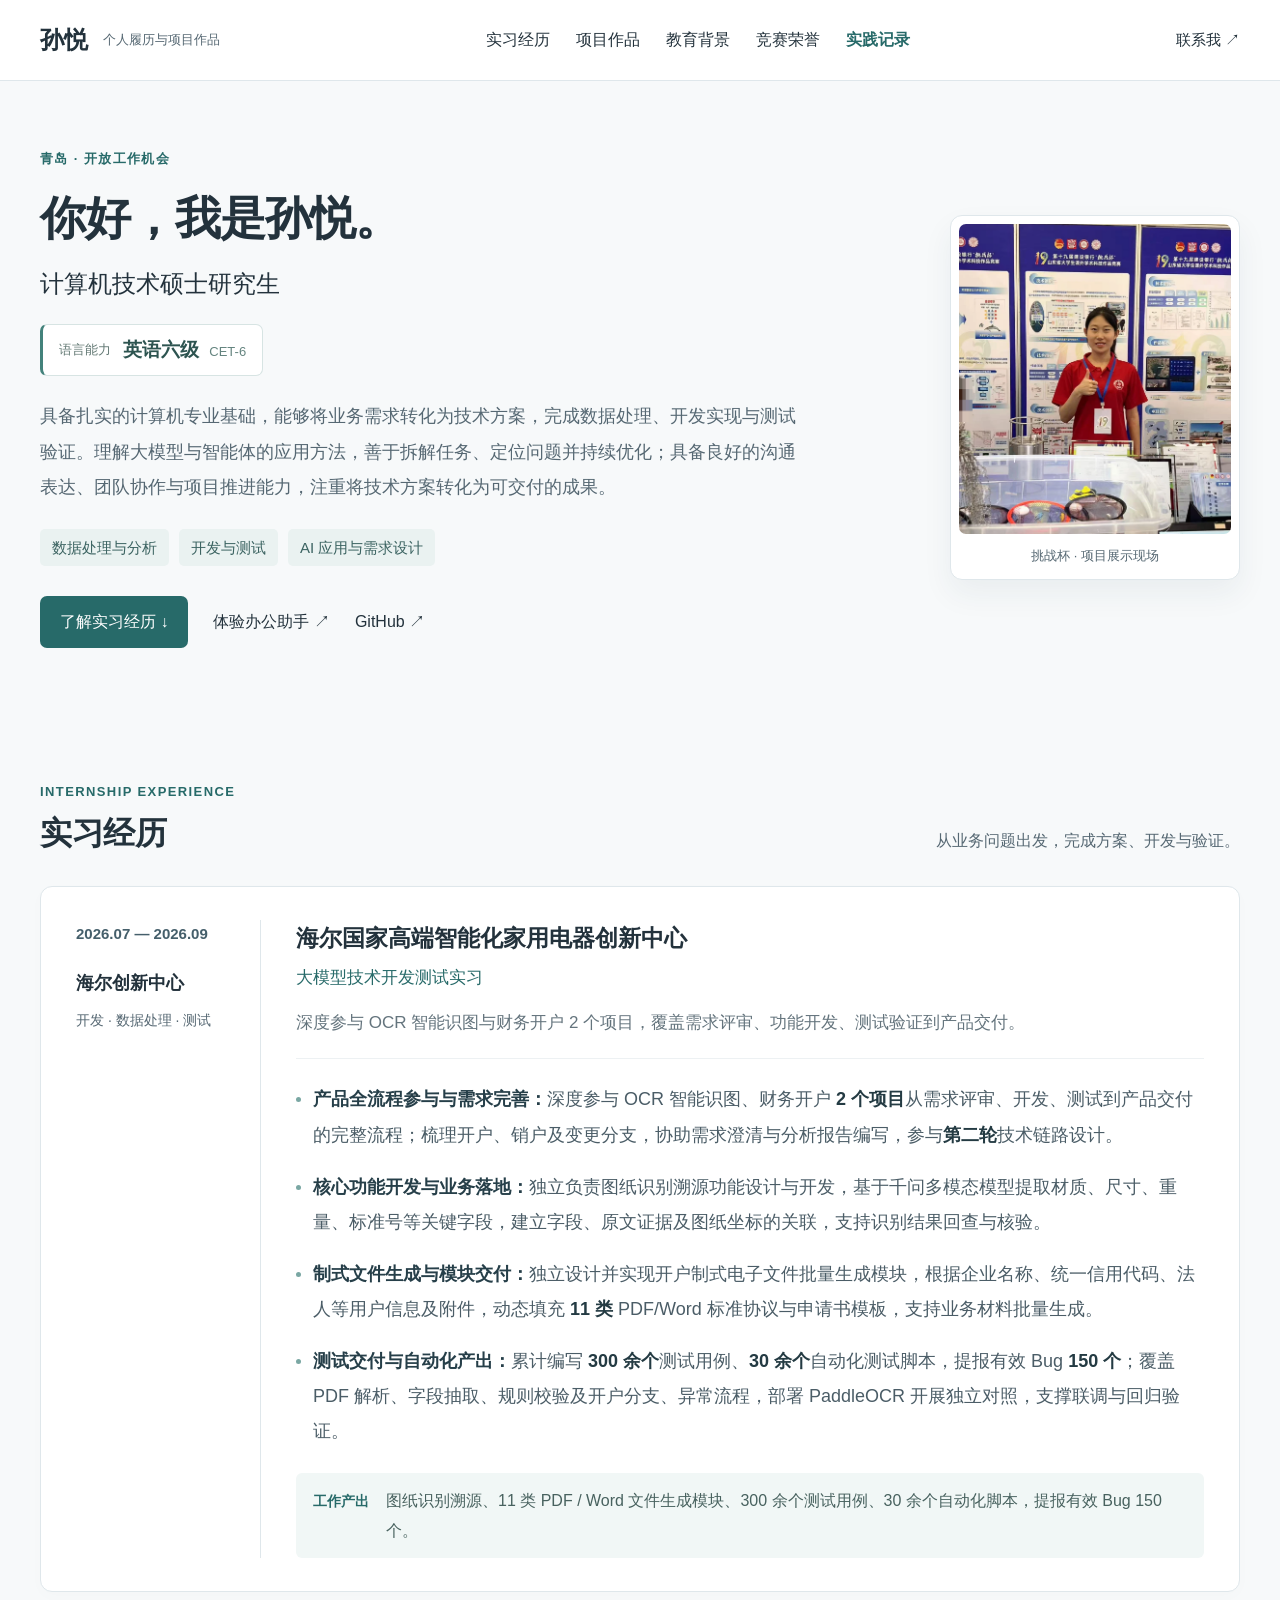
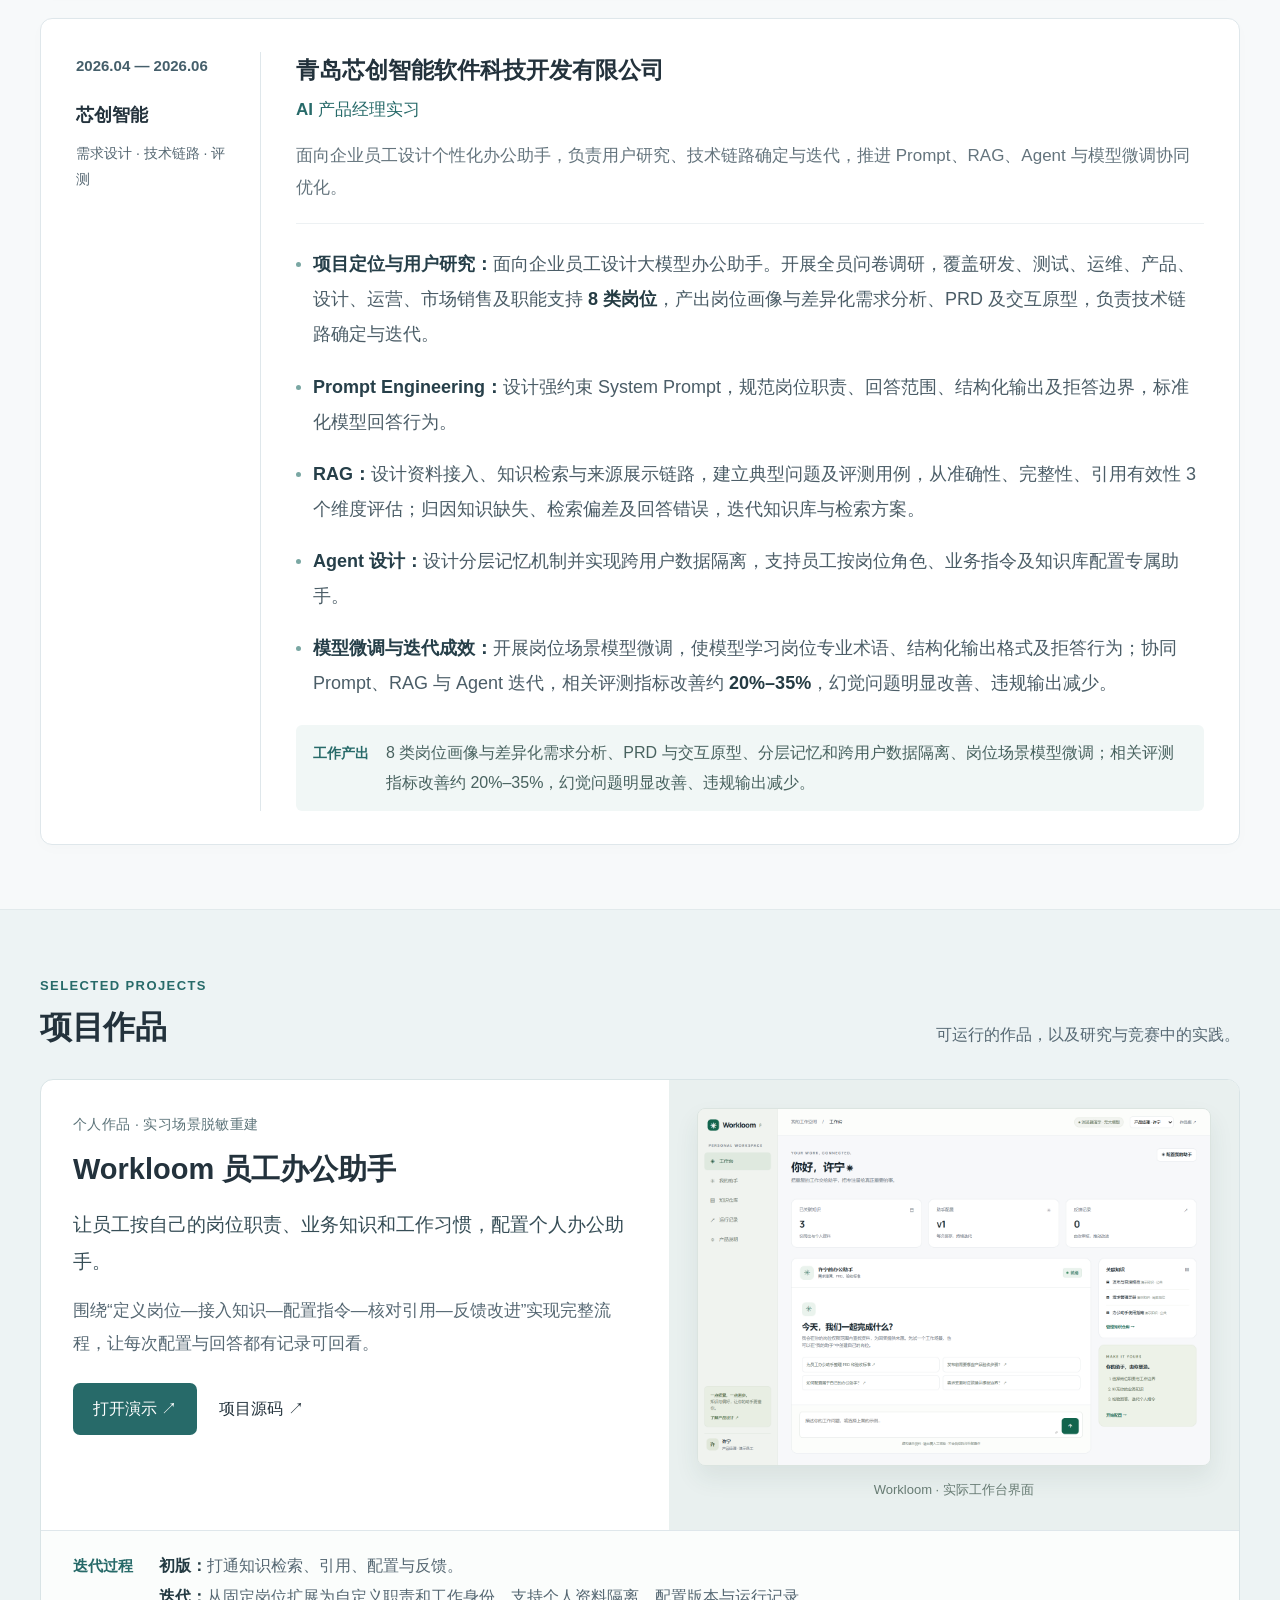
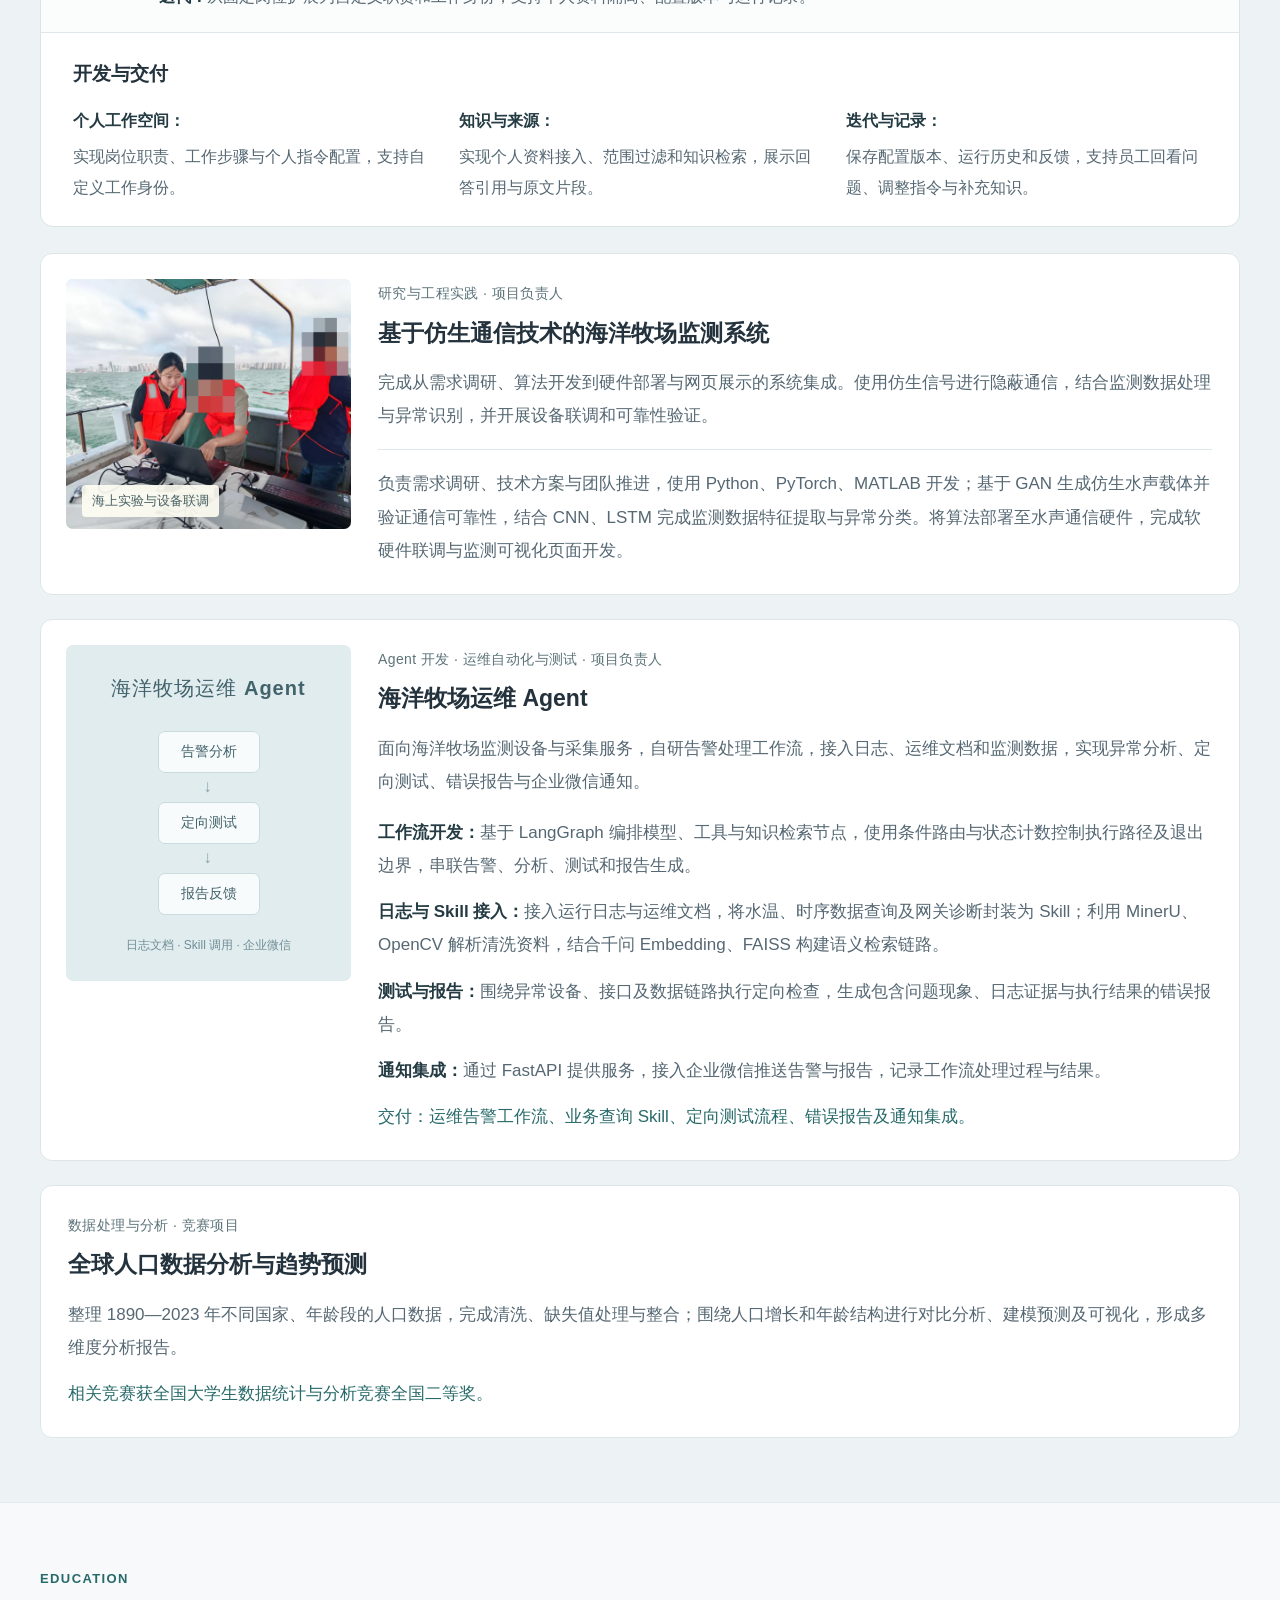
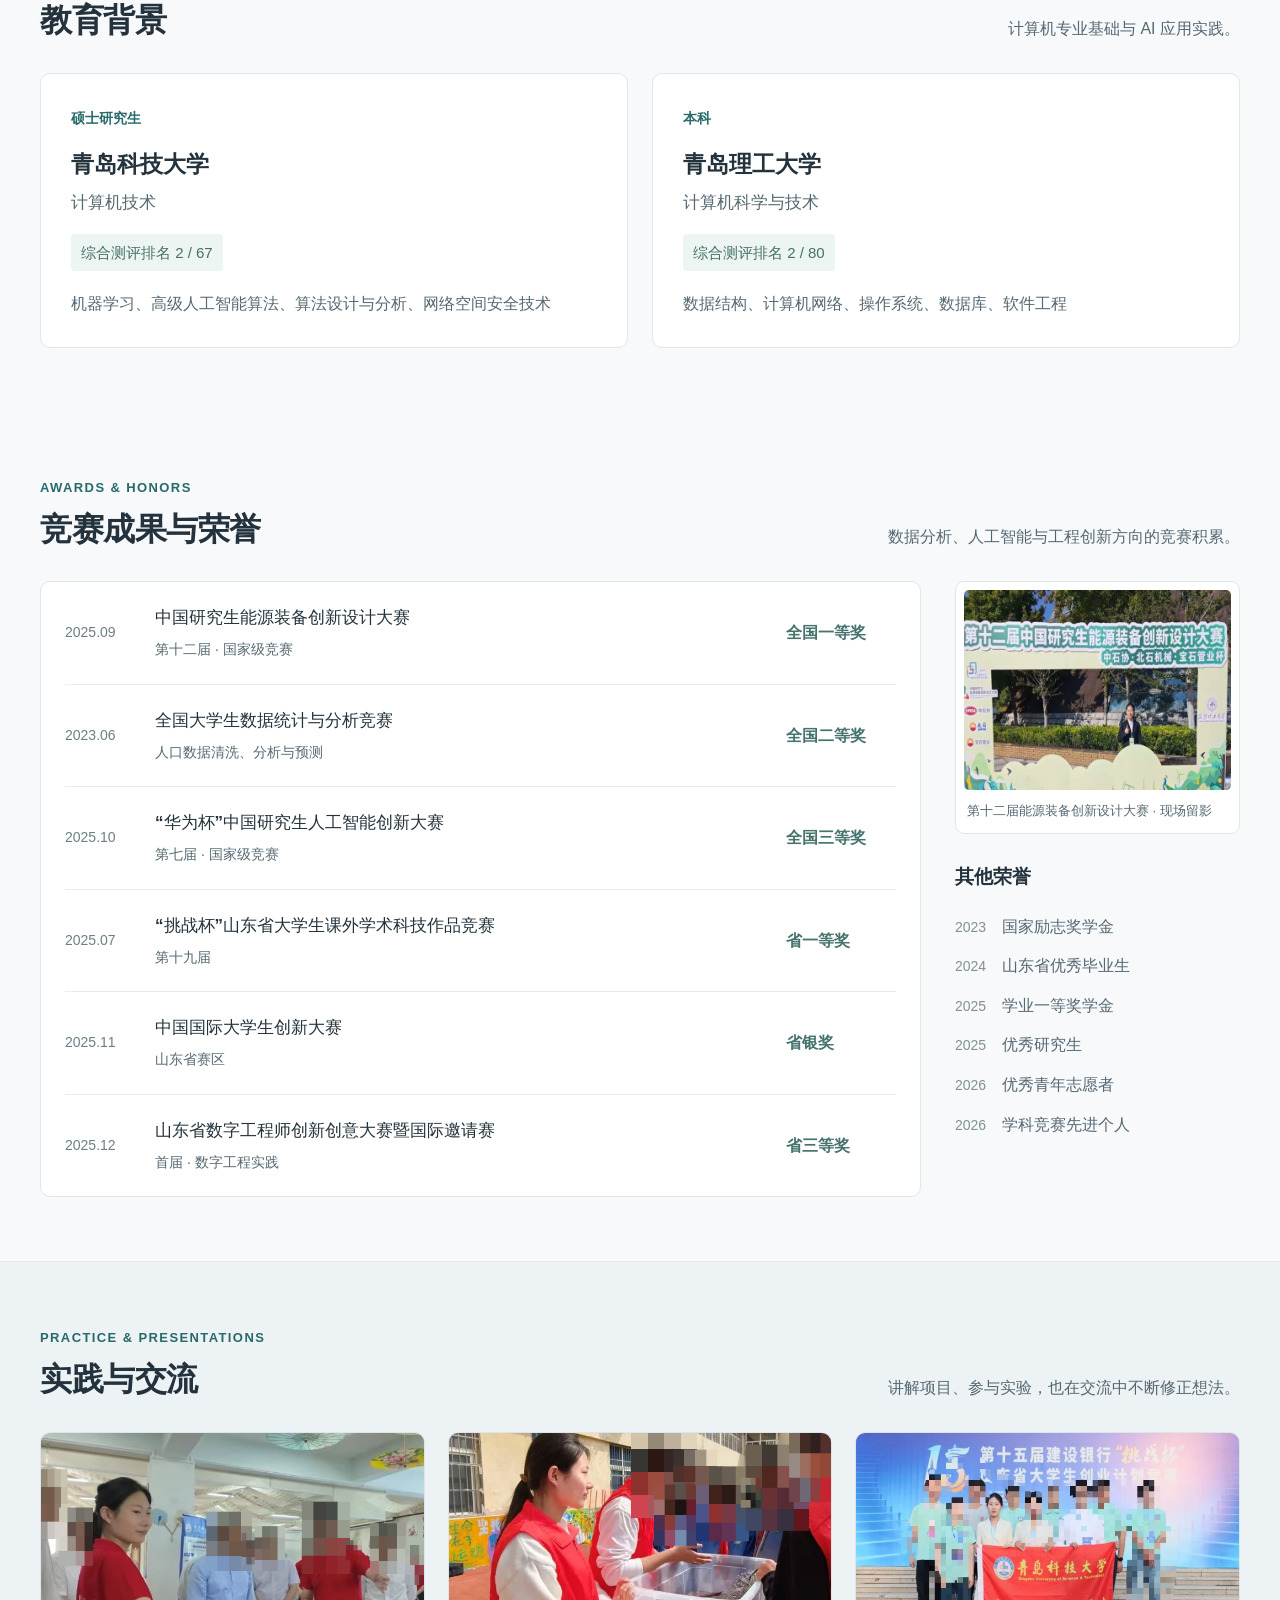
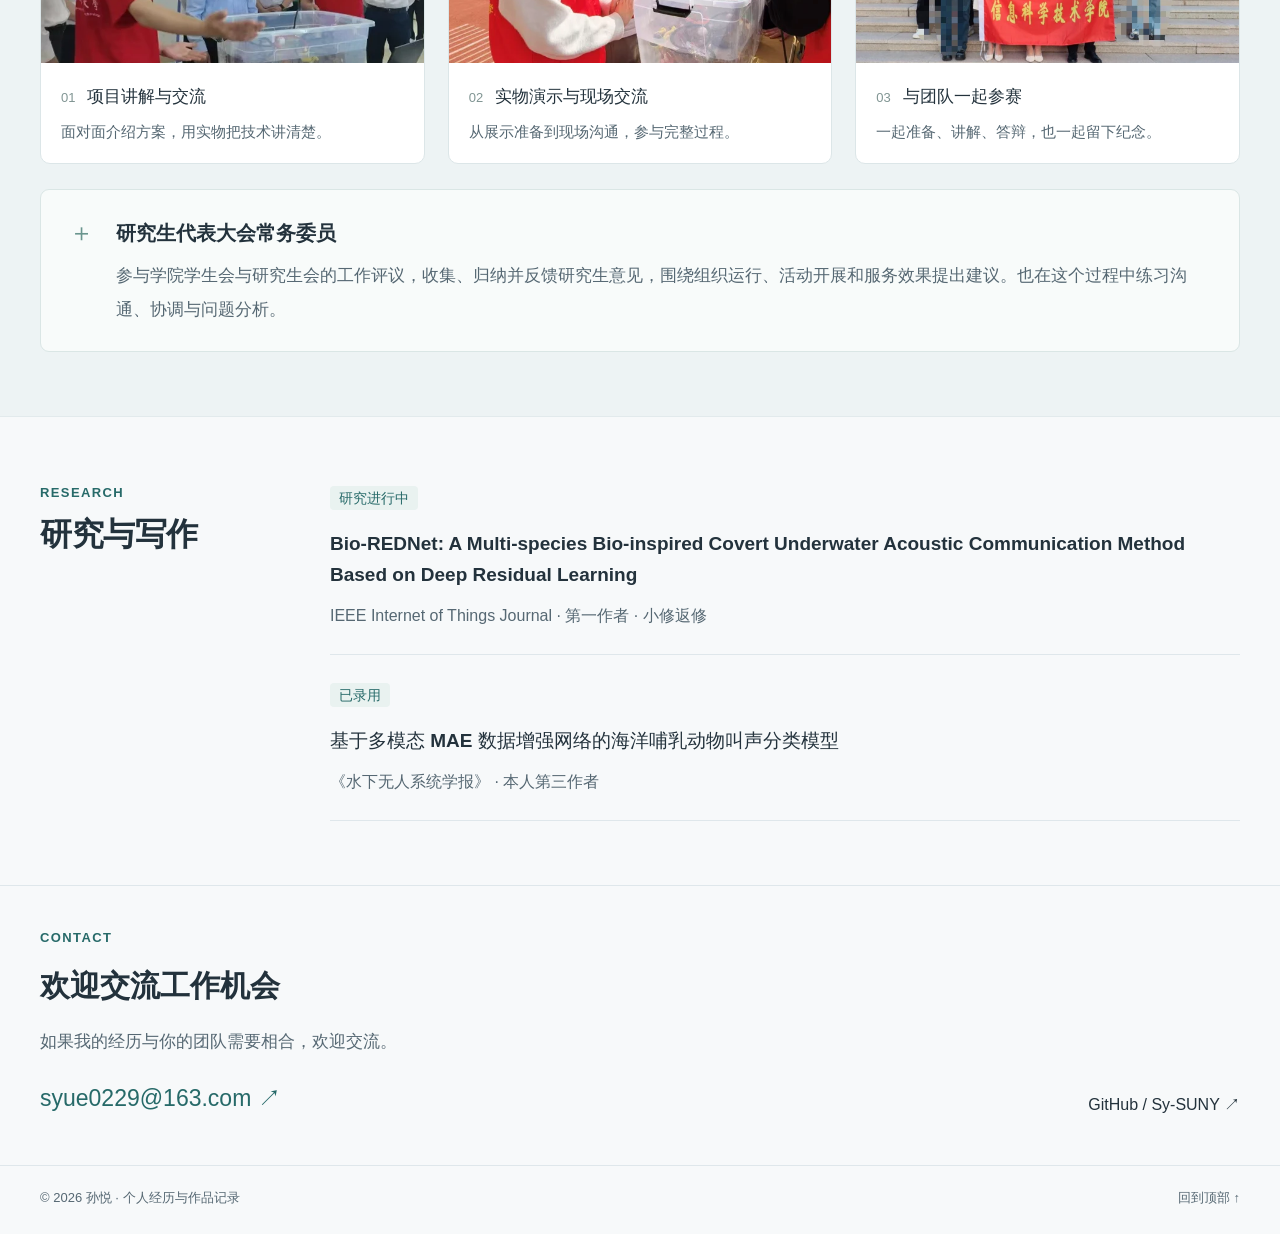
<file: index.html>
<!DOCTYPE html>
<html lang="zh-CN"><head><meta charset="utf-8"><meta name="viewport" content="width=device-width,initial-scale=1"><meta name="description" content="孙悦的个人履历与作品：数据处理、开发测试、AI 应用、竞赛成果与实践记录。"><title>SunYue-suny · 孙悦的个人网站</title><link rel="stylesheet" href="portfolio.css"><script src="portfolio.js" defer></script><link rel="canonical" href="https://sy-suny.github.io/SunYue-suny/"><meta property="og:site_name" content="SunYue-suny"></head><body>
<a class="skip" href="#main">跳到正文</a><header class="masthead"><a class="wordmark" href="index.html">孙悦<span>个人履历与项目作品</span></a><nav aria-label="个人网站导航"><a href="#experience">实习经历</a><a href="#projects">项目作品</a><a href="#education">教育背景</a><a href="#honors">竞赛荣誉</a><a href="#moments">实践记录</a></nav><a class="contact-nav" href="mailto:syue0229@163.com">联系我 ↗</a></header><main id="main"><section class="intro page-width"><div class="intro-copy"><p class="eyebrow">青岛 · 开放工作机会</p><h1>你好，我是孙悦。</h1><p class="intro-lead">计算机技术硕士研究生</p><div class="intro-qualifications" aria-label="语言能力"><div><span>语言能力</span><strong>英语六级 <small>CET-6</small></strong></div></div><p class="intro-bio">具备扎实的计算机专业基础，能够将业务需求转化为技术方案，完成数据处理、开发实现与测试验证。理解大模型与智能体的应用方法，善于拆解任务、定位问题并持续优化；具备良好的沟通表达、团队协作与项目推进能力，注重将技术方案转化为可交付的成果。</p><div class="directions"><span>数据处理与分析</span><span>开发与测试</span><span>AI 应用与需求设计</span></div><div class="intro-links"><a class="primary-project-link" href="#experience">了解实习经历 ↓</a><a href="#workloom">体验办公助手 ↗</a><a href="https://github.com/Sy-SUNY" target="_blank" rel="noopener">GitHub ↗</a></div></div><figure class="intro-photo"><img src="assets/portrait.webp?v=privacy-20261110" width="1125" height="1500" alt="孙悦在挑战杯竞赛展位展示项目" fetchpriority="high"><figcaption>挑战杯 · 项目展示现场</figcaption></figure></section><section class="section page-width" id="experience"><div class="section-heading"><div><p class="eyebrow">INTERNSHIP EXPERIENCE</p><h2>实习经历</h2></div><p>从业务问题出发，完成方案、开发与验证。</p></div><div class="experience-cards">
<article class="career-card"><aside class="career-date"><time>2026.07 — 2026.09</time><span>海尔创新中心</span><p>开发 · 数据处理 · 测试</p></aside><div class="career-content"><header><h3>海尔国家高端智能化家用电器创新中心</h3><p class="position">大模型技术开发测试实习</p><p class="career-context">深度参与 OCR 智能识图与财务开户 2 个项目，覆盖需求评审、功能开发、测试验证到产品交付。</p></header><ul class="contribution-list"><li><strong>产品全流程参与与需求完善：</strong>深度参与 OCR 智能识图、财务开户 <strong>2 个项目</strong>从需求评审、开发、测试到产品交付的完整流程；梳理开户、销户及变更分支，协助需求澄清与分析报告编写，参与<strong>第二轮</strong>技术链路设计。</li><li><strong>核心功能开发与业务落地：</strong>独立负责图纸识别溯源功能设计与开发，基于千问多模态模型提取材质、尺寸、重量、标准号等关键字段，建立字段、原文证据及图纸坐标的关联，支持识别结果回查与核验。</li><li><strong>制式文件生成与模块交付：</strong>独立设计并实现开户制式电子文件批量生成模块，根据企业名称、统一信用代码、法人等用户信息及附件，动态填充 <strong>11 类</strong> PDF/Word 标准协议与申请书模板，支持业务材料批量生成。</li><li><strong>测试交付与自动化产出：</strong>累计编写 <strong>300 余个</strong>测试用例、<strong>30 余个</strong>自动化测试脚本，提报有效 Bug <strong>150 个</strong>；覆盖 PDF 解析、字段抽取、规则校验及开户分支、异常流程，部署 PaddleOCR 开展独立对照，支撑联调与回归验证。</li></ul><div class="career-delivery"><span>工作产出</span><p>图纸识别溯源、11 类 PDF / Word 文件生成模块、300 余个测试用例、30 余个自动化脚本，提报有效 Bug 150 个。</p></div></div></article>
<article class="career-card"><aside class="career-date"><time>2026.04 — 2026.06</time><span>芯创智能</span><p>需求设计 · 技术链路 · 评测</p></aside><div class="career-content"><header><h3>青岛芯创智能软件科技开发有限公司</h3><p class="position">AI 产品经理实习</p><p class="career-context">面向企业员工设计个性化办公助手，负责用户研究、技术链路确定与迭代，推进 Prompt、RAG、Agent 与模型微调协同优化。</p></header><ul class="contribution-list"><li><strong>项目定位与用户研究：</strong>面向企业员工设计大模型办公助手。开展全员问卷调研，覆盖研发、测试、运维、产品、设计、运营、市场销售及职能支持 <strong>8 类岗位</strong>，产出岗位画像与差异化需求分析、PRD 及交互原型，负责技术链路确定与迭代。</li><li><strong>Prompt Engineering：</strong>设计强约束 System Prompt，规范岗位职责、回答范围、结构化输出及拒答边界，标准化模型回答行为。</li><li><strong>RAG：</strong>设计资料接入、知识检索与来源展示链路，建立典型问题及评测用例，从准确性、完整性、引用有效性 3 个维度评估；归因知识缺失、检索偏差及回答错误，迭代知识库与检索方案。</li><li><strong>Agent 设计：</strong>设计分层记忆机制并实现跨用户数据隔离，支持员工按岗位角色、业务指令及知识库配置专属助手。</li><li><strong>模型微调与迭代成效：</strong>开展岗位场景模型微调，使模型学习岗位专业术语、结构化输出格式及拒答行为；协同 Prompt、RAG 与 Agent 迭代，相关评测指标改善约 <strong>20%–35%</strong>，幻觉问题明显改善、违规输出减少。</li></ul><div class="career-delivery"><span>工作产出</span><p>8 类岗位画像与差异化需求分析、PRD 与交互原型、分层记忆和跨用户数据隔离、岗位场景模型微调；相关评测指标改善约 20%–35%，幻觉问题明显改善、违规输出减少。</p></div></div></article></div></section><section class="project-section" id="projects"><div class="page-width"><div class="section-heading"><div><p class="eyebrow">SELECTED PROJECTS</p><h2>项目作品</h2></div><p>可运行的作品，以及研究与竞赛中的实践。</p></div>
<article class="featured-project" id="workloom"><div class="featured-project-body"><p class="project-index">个人作品 · 实习场景脱敏重建</p><h3>Workloom 员工办公助手</h3><p class="project-intro">让员工按自己的岗位职责、业务知识和工作习惯，配置个人办公助手。</p><p>围绕“定义岗位—接入知识—配置指令—核对引用—反馈改进”实现完整流程，让每次配置与回答都有记录可回看。</p><div class="project-actions"><a class="primary-project-link" href="app.html">打开演示 ↗</a><a href="https://github.com/Sy-SUNY/workloom" target="_blank" rel="noopener">项目源码 ↗</a></div></div><figure class="project-preview"><a href="app.html" aria-label="打开 Workloom 办公助手演示"><img src="assets/workloom-preview.png" width="1440" height="1000" alt="Workloom 工作台，展示个人知识、助手对话和配置入口" loading="lazy"></a><figcaption>Workloom · 实际工作台界面</figcaption></figure><div class="project-evolution"><span>迭代过程</span><p><strong>初版：</strong>打通知识检索、引用、配置与反馈。<br><strong>迭代：</strong>从固定岗位扩展为自定义职责和工作身份，支持个人资料隔离、配置版本与运行记录。</p></div><div class="featured-contributions"><h4>开发与交付</h4><ul class="project-work-list"><li><strong>个人工作空间：</strong>实现岗位职责、工作步骤与个人指令配置，支持自定义工作身份。</li><li><strong>知识与来源：</strong>实现个人资料接入、范围过滤和知识检索，展示回答引用与原文片段。</li><li><strong>迭代与记录：</strong>保存配置版本、运行历史和反馈，支持员工回看问题、调整指令与补充知识。</li></ul></div></article>
<div class="project-grid"><article class="portfolio-project"><figure><img src="assets/fieldwork.webp?v=privacy-20261110" width="1500" height="1125" alt="海洋牧场项目海上设备联调现场" loading="lazy"><figcaption>海上实验与设备联调</figcaption></figure><div class="project-card-body"><p class="project-index">研究与工程实践 · 项目负责人</p><h3>基于仿生通信技术的海洋牧场监测系统</h3><p>完成从需求调研、算法开发到硬件部署与网页展示的系统集成。使用仿生信号进行隐蔽通信，结合监测数据处理与异常识别，并开展设备联调和可靠性验证。</p><div class="project-contributions"><p>负责需求调研、技术方案与团队推进，使用 Python、PyTorch、MATLAB 开发；基于 GAN 生成仿生水声载体并验证通信可靠性，结合 CNN、LSTM 完成监测数据特征提取与异常分类。将算法部署至水声通信硬件，完成软硬件联调与监测可视化页面开发。</p></div></div></article>
<article class="portfolio-project" id="marine-ops"><div class="workflow-cover" role="img" aria-label="运维 Agent 将告警分析、定向测试和报告反馈连接起来"><span class="workflow-title">海洋牧场运维 Agent</span><div><span>告警分析</span><b>→</b><span>定向测试</span><b>→</b><span>报告反馈</span></div><p>日志文档 · Skill 调用 · 企业微信</p></div><div class="project-card-body"><p class="project-index">Agent 开发 · 运维自动化与测试 · 项目负责人</p><h3>海洋牧场运维 Agent</h3><p>面向海洋牧场监测设备与采集服务，自研告警处理工作流，接入日志、运维文档和监测数据，实现异常分析、定向测试、错误报告与企业微信通知。</p><ul class="project-work-list"><li><strong>工作流开发：</strong>基于 LangGraph 编排模型、工具与知识检索节点，使用条件路由与状态计数控制执行路径及退出边界，串联告警、分析、测试和报告生成。</li><li><strong>日志与 Skill 接入：</strong>接入运行日志与运维文档，将水温、时序数据查询及网关诊断封装为 Skill；利用 MinerU、OpenCV 解析清洗资料，结合千问 Embedding、FAISS 构建语义检索链路。</li><li><strong>测试与报告：</strong>围绕异常设备、接口及数据链路执行定向检查，生成包含问题现象、日志证据与执行结果的错误报告。</li><li><strong>通知集成：</strong>通过 FastAPI 提供服务，接入企业微信推送告警与报告，记录工作流处理过程与结果。</li></ul><p class="project-outcome">交付：运维告警工作流、业务查询 Skill、定向测试流程、错误报告及通知集成。</p></div></article><article class="portfolio-project data-project"><div class="project-card-body"><p class="project-index">数据处理与分析 · 竞赛项目</p><h3>全球人口数据分析与趋势预测</h3><p>整理 1890—2023 年不同国家、年龄段的人口数据，完成清洗、缺失值处理与整合；围绕人口增长和年龄结构进行对比分析、建模预测及可视化，形成多维度分析报告。</p><p class="project-outcome">相关竞赛获全国大学生数据统计与分析竞赛全国二等奖。</p></div></article></div></div></section><section class="section page-width education-section" id="education"><div class="section-heading"><div><p class="eyebrow">EDUCATION</p><h2>教育背景</h2></div><p>计算机专业基础与 AI 应用实践。</p></div><div class="education-grid"><article class="education-card"><span class="degree">硕士研究生</span><h4>青岛科技大学</h4><p>计算机技术</p><span class="rank">综合测评排名 2 / 67</span><p class="course">机器学习、高级人工智能算法、算法设计与分析、网络空间安全技术</p></article><article class="education-card"><span class="degree">本科</span><h4>青岛理工大学</h4><p>计算机科学与技术</p><span class="rank">综合测评排名 2 / 80</span><p class="course">数据结构、计算机网络、操作系统、数据库、软件工程</p></article></div></section><section class="section page-width" id="honors"><div class="section-heading"><div><p class="eyebrow">AWARDS &amp; HONORS</p><h2>竞赛成果与荣誉</h2></div><p>数据分析、人工智能与工程创新方向的竞赛积累。</p></div><div class="honors-layout"><div class="award-list"><article class="award-row"><span>2025.09</span><div><h3>中国研究生能源装备创新设计大赛</h3><p>第十二届 · 国家级竞赛</p></div><strong>全国一等奖</strong></article><article class="award-row"><span>2023.06</span><div><h3>全国大学生数据统计与分析竞赛</h3><p>人口数据清洗、分析与预测</p></div><strong>全国二等奖</strong></article><article class="award-row"><span>2025.10</span><div><h3>“华为杯”中国研究生人工智能创新大赛</h3><p>第七届 · 国家级竞赛</p></div><strong>全国三等奖</strong></article><article class="award-row"><span>2025.07</span><div><h3>“挑战杯”山东省大学生课外学术科技作品竞赛</h3><p>第十九届</p></div><strong>省一等奖</strong></article><article class="award-row"><span>2025.11</span><div><h3>中国国际大学生创新大赛</h3><p>山东省赛区</p></div><strong>省银奖</strong></article><article class="award-row"><span>2025.12</span><div><h3>山东省数字工程师创新创意大赛暨国际邀请赛</h3><p>首届 · 数字工程实践</p></div><strong>省三等奖</strong></article></div><aside class="honor-aside"><figure><button class="image-button" data-image="assets/energy-event.webp?v=privacy-20261110" data-caption="第十二届中国研究生能源装备创新设计大赛现场"><img src="assets/energy-event.webp?v=privacy-20261110" width="633" height="474" alt="孙悦在中国研究生能源装备创新设计大赛会场留影" loading="lazy"></button><figcaption>第十二届能源装备创新设计大赛 · 现场留影</figcaption></figure><h3>其他荣誉</h3><ul class="other-honors"><li><span>2023</span>国家励志奖学金</li><li><span>2024</span>山东省优秀毕业生</li><li><span>2025</span>学业一等奖学金</li><li><span>2025</span>优秀研究生</li><li><span>2026</span>优秀青年志愿者</li><li><span>2026</span>学科竞赛先进个人</li></ul></aside></div></section>
<section class="moments-section" id="moments"><div class="page-width"><div class="section-heading"><div><p class="eyebrow">PRACTICE &amp; PRESENTATIONS</p><h2>实践与交流</h2></div><p>讲解项目、参与实验，也在交流中不断修正想法。</p></div><div class="photo-grid"><figure class="photo-wide"><button class="image-button" data-image="assets/presentation.webp?v=privacy-20261110" data-caption="项目讲解与交流 · 使用实物演示介绍系统"><img src="assets/presentation.webp?v=privacy-20261110" width="651" height="504" alt="项目现场向参观者讲解水下设备及演示系统" loading="lazy"></button><figcaption><span>01</span>项目讲解与交流<p>面对面介绍方案，用实物把技术讲清楚。</p></figcaption></figure><figure><button class="image-button" data-image="assets/demo-table.webp?v=privacy-20261110" data-caption="实物演示与现场交流"><img src="assets/demo-table.webp?v=privacy-20261110" width="613" height="463" alt="团队成员围绕实验水箱交流设备与方案" loading="lazy"></button><figcaption><span>02</span>实物演示与现场交流<p>从展示准备到现场沟通，参与完整过程。</p></figcaption></figure><figure><button class="image-button" data-image="assets/competition-team.webp?v=privacy-20261110" data-caption="挑战杯参赛团队合影"><img src="assets/competition-team.webp?v=privacy-20261110" width="633" height="471" alt="挑战杯参赛团队与青岛科技大学旗帜合影" loading="lazy"></button><figcaption><span>03</span>与团队一起参赛<p>一起准备、讲解、答辩，也一起留下纪念。</p></figcaption></figure></div><div class="service-note"><span class="note-number">＋</span><div><h3>研究生代表大会常务委员</h3><p>参与学院学生会与研究生会的工作评议，收集、归纳并反馈研究生意见，围绕组织运行、活动开展和服务效果提出建议。也在这个过程中练习沟通、协调与问题分析。</p></div><div class="service-tags">校园参与<br>组织协调<br>志愿服务</div></div></div></section>
<section class="section page-width research-section"><div><p class="eyebrow">RESEARCH</p><h2>研究与写作</h2></div><div class="papers"><article><span class="paper-status">研究进行中</span><h3>Bio-REDNet: A Multi-species Bio-inspired Covert Underwater Acoustic Communication Method Based on Deep Residual Learning</h3><p>IEEE Internet of Things Journal · 第一作者 · 小修返修</p></article><article><span class="paper-status">已录用</span><h3>基于多模态 MAE 数据增强网络的海洋哺乳动物叫声分类模型</h3><p>《水下无人系统学报》 · 本人第三作者</p></article></div></section>
<section class="contact-section page-width" id="contact"><div><p class="eyebrow">CONTACT</p><h2>欢迎交流工作机会</h2><p>如果我的经历与你的团队需要相合，欢迎交流。</p><a class="email" href="mailto:syue0229@163.com">syue0229@163.com ↗</a></div><a class="github-link" href="https://github.com/Sy-SUNY" target="_blank" rel="noopener">GitHub / Sy-SUNY ↗</a></section></main><footer class="page-width footer"><span>© 2026 孙悦 · 个人经历与作品记录</span><a href="#main">回到顶部 ↑</a></footer><dialog id="photo-dialog" aria-label="照片查看"><button class="dialog-close" aria-label="关闭图片">关闭 ×</button><figure><img id="dialog-image" alt=""><figcaption id="dialog-caption"></figcaption></figure></dialog></body></html>
</file>
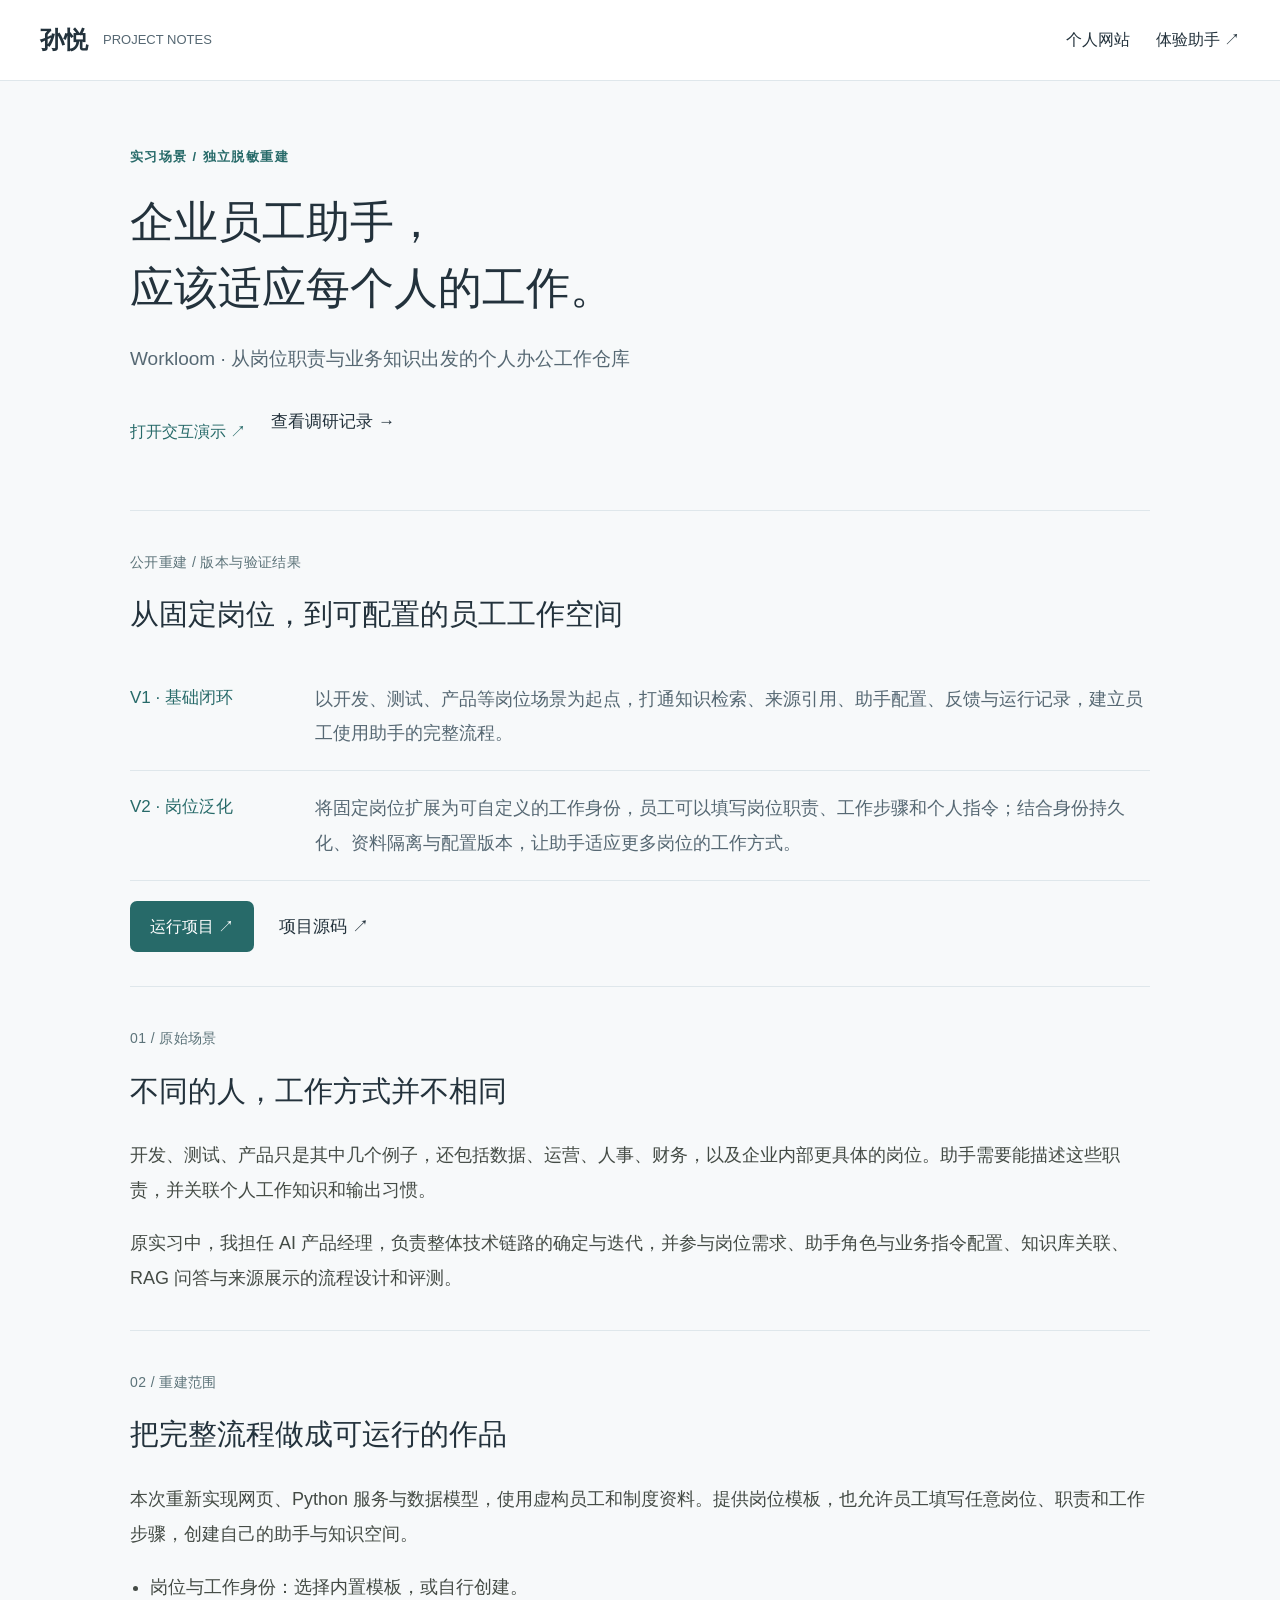
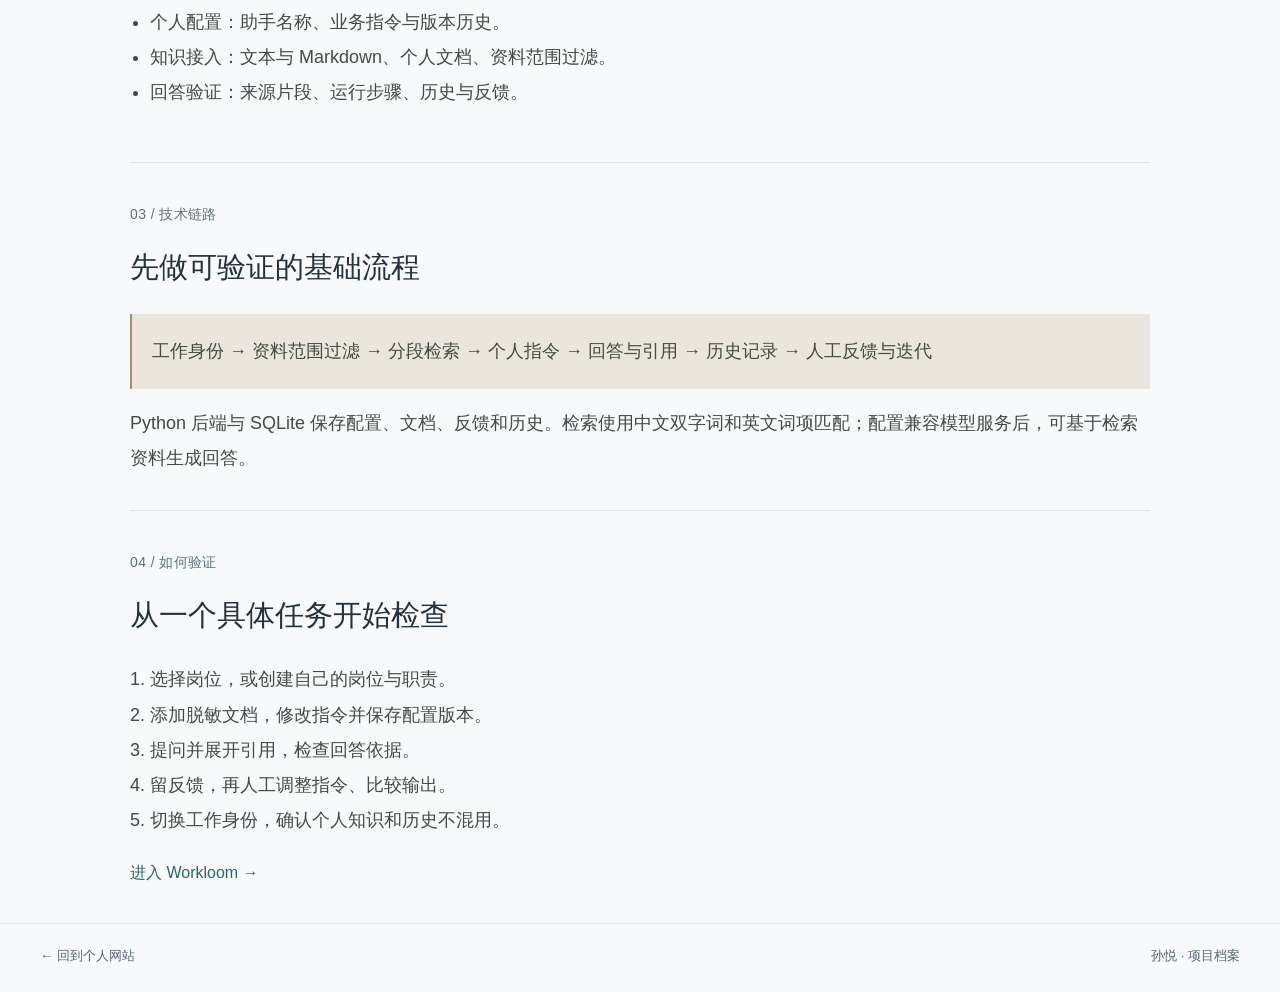
<file: case-study.html>
<!DOCTYPE html>
<html lang="zh-CN"><head><meta charset="utf-8"><meta name="viewport" content="width=device-width,initial-scale=1"><title>办公助手 · 项目档案 / 孙悦</title><link rel="stylesheet" href="portfolio.css"><link rel="stylesheet" href="notes.css"></head><body><header class="masthead"><a class="wordmark" href="index.html">孙悦 <span>PROJECT NOTES</span></a><nav><a href="index.html">个人网站</a><a href="app.html">体验助手 ↗</a></nav></header><main class="page-width notes-page"><section class="section"><p class="eyebrow">实习场景 / 独立脱敏重建</p><h1>企业员工助手，<br>应该适应每个人的工作。</h1><p class="notes-lead">Workloom · 从岗位职责与业务知识出发的个人办公工作仓库</p><div class="row-links"><a class="inline-link" href="app.html">打开交互演示 ↗</a><a href="research.html">查看调研记录 →</a></div></section><section class="note-section"><span class="project-index">公开重建 / 版本与验证结果</span><h2>从固定岗位，到可配置的员工工作空间</h2><div class="iteration-log"><article><span>V1 · 基础闭环</span><p>以开发、测试、产品等岗位场景为起点，打通知识检索、来源引用、助手配置、反馈与运行记录，建立员工使用助手的完整流程。</p></article><article><span>V2 · 岗位泛化</span><p>将固定岗位扩展为可自定义的工作身份，员工可以填写岗位职责、工作步骤和个人指令；结合身份持久化、资料隔离与配置版本，让助手适应更多岗位的工作方式。</p></article></div><div class="row-links"><a class="primary-project-link" href="app.html">运行项目 ↗</a><a href="https://github.com/Sy-SUNY/workloom" target="_blank" rel="noopener">项目源码 ↗</a></div></section><section class="note-section"><span class="project-index">01 / 原始场景</span><h2>不同的人，工作方式并不相同</h2><p>开发、测试、产品只是其中几个例子，还包括数据、运营、人事、财务，以及企业内部更具体的岗位。助手需要能描述这些职责，并关联个人工作知识和输出习惯。</p><p>原实习中，我担任 AI 产品经理，负责整体技术链路的确定与迭代，并参与岗位需求、助手角色与业务指令配置、知识库关联、RAG 问答与来源展示的流程设计和评测。</p></section><section class="note-section"><span class="project-index">02 / 重建范围</span><h2>把完整流程做成可运行的作品</h2><p>本次重新实现网页、Python 服务与数据模型，使用虚构员工和制度资料。提供岗位模板，也允许员工填写任意岗位、职责和工作步骤，创建自己的助手与知识空间。</p><ul><li>岗位与工作身份：选择内置模板，或自行创建。</li><li>个人配置：助手名称、业务指令与版本历史。</li><li>知识接入：文本与 Markdown、个人文档、资料范围过滤。</li><li>回答验证：来源片段、运行步骤、历史与反馈。</li></ul></section><section class="note-section"><span class="project-index">03 / 技术链路</span><h2>先做可验证的基础流程</h2><p class="flow-note">工作身份 → 资料范围过滤 → 分段检索 → 个人指令 → 回答与引用 → 历史记录 → 人工反馈与迭代</p><p>Python 后端与 SQLite 保存配置、文档、反馈和历史。检索使用中文双字词和英文词项匹配；配置兼容模型服务后，可基于检索资料生成回答。</p></section><section class="note-section"><span class="project-index">04 / 如何验证</span><h2>从一个具体任务开始检查</h2><ol><li>选择岗位，或创建自己的岗位与职责。</li><li>添加脱敏文档，修改指令并保存配置版本。</li><li>提问并展开引用，检查回答依据。</li><li>留反馈，再人工调整指令、比较输出。</li><li>切换工作身份，确认个人知识和历史不混用。</li></ol><a class="inline-link" href="app.html">进入 Workloom →</a></section></main><footer class="page-width footer"><a href="index.html">← 回到个人网站</a><span>孙悦 · 项目档案</span></footer></body></html>
</file>
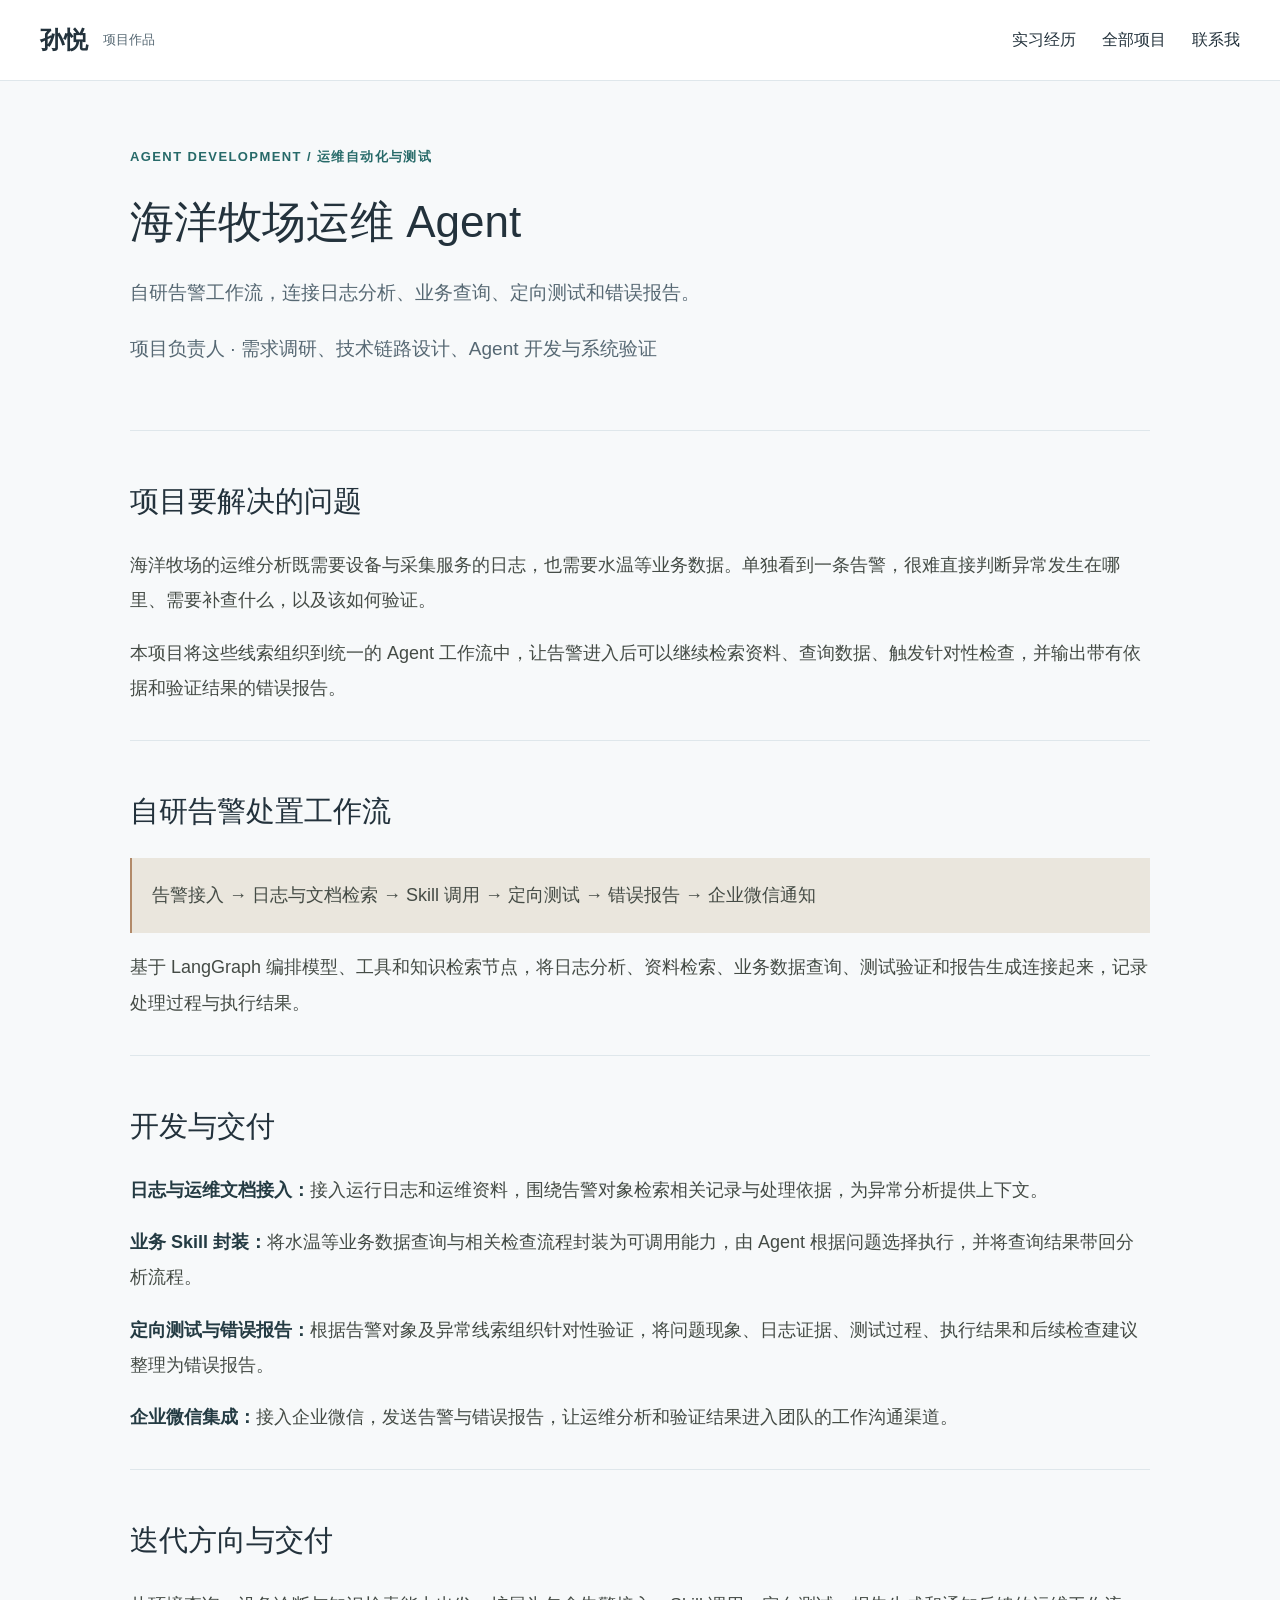
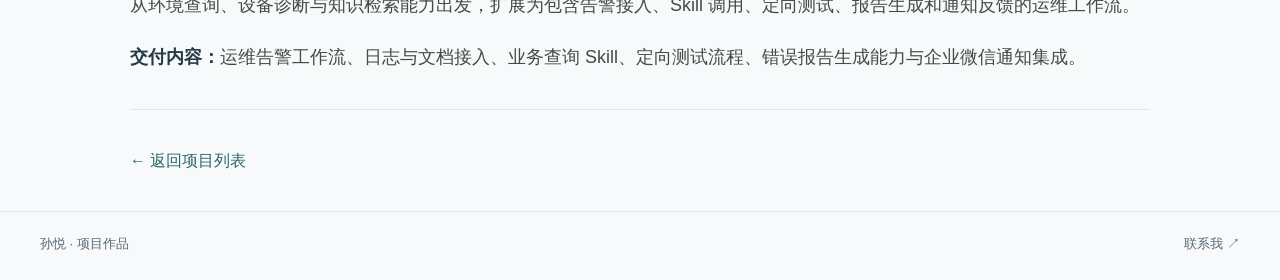
<file: marine-ops.html>
<!DOCTYPE html>
<html lang="zh-CN"><head><meta charset="utf-8"><meta name="viewport" content="width=device-width,initial-scale=1"><meta name="description" content="海洋牧场运维 Agent：自研告警工作流、日志与文档检索、Skill 调用、定向测试、错误报告和企业微信通知。"><title>海洋牧场运维 Agent · 孙悦的项目作品</title><link rel="stylesheet" href="portfolio.css"><link rel="stylesheet" href="notes.css"></head><body><header class="masthead"><a class="wordmark" href="index.html">孙悦<span>项目作品</span></a><nav aria-label="项目导航"><a href="index.html#experience">实习经历</a><a href="index.html#projects">全部项目</a><a href="index.html#contact">联系我</a></nav></header><main class="page-width notes-page"><section class="section"><p class="eyebrow">AGENT DEVELOPMENT / 运维自动化与测试</p><h1>海洋牧场运维 Agent</h1><p class="notes-lead">自研告警工作流，连接日志分析、业务查询、定向测试和错误报告。</p><p class="notes-lead">项目负责人 · 需求调研、技术链路设计、Agent 开发与系统验证</p></section><section class="note-section"><h2>项目要解决的问题</h2><p>海洋牧场的运维分析既需要设备与采集服务的日志，也需要水温等业务数据。单独看到一条告警，很难直接判断异常发生在哪里、需要补查什么，以及该如何验证。</p><p>本项目将这些线索组织到统一的 Agent 工作流中，让告警进入后可以继续检索资料、查询数据、触发针对性检查，并输出带有依据和验证结果的错误报告。</p></section><section class="note-section"><h2>自研告警处置工作流</h2><p class="flow-note">告警接入 → 日志与文档检索 → Skill 调用 → 定向测试 → 错误报告 → 企业微信通知</p><p>基于 LangGraph 编排模型、工具和知识检索节点，将日志分析、资料检索、业务数据查询、测试验证和报告生成连接起来，记录处理过程与执行结果。</p></section><section class="note-section"><h2>开发与交付</h2><p><strong>日志与运维文档接入：</strong>接入运行日志和运维资料，围绕告警对象检索相关记录与处理依据，为异常分析提供上下文。</p><p><strong>业务 Skill 封装：</strong>将水温等业务数据查询与相关检查流程封装为可调用能力，由 Agent 根据问题选择执行，并将查询结果带回分析流程。</p><p><strong>定向测试与错误报告：</strong>根据告警对象及异常线索组织针对性验证，将问题现象、日志证据、测试过程、执行结果和后续检查建议整理为错误报告。</p><p><strong>企业微信集成：</strong>接入企业微信，发送告警与错误报告，让运维分析和验证结果进入团队的工作沟通渠道。</p></section><section class="note-section"><h2>迭代方向与交付</h2><p>从环境查询、设备诊断与知识检索能力出发，扩展为包含告警接入、Skill 调用、定向测试、报告生成和通知反馈的运维工作流。</p><p><strong>交付内容：</strong>运维告警工作流、日志与文档接入、业务查询 Skill、定向测试流程、错误报告生成能力与企业微信通知集成。</p></section><section class="note-section"><a class="inline-link" href="index.html#marine-ops">← 返回项目列表</a></section></main><footer class="page-width footer"><span>孙悦 · 项目作品</span><a href="mailto:syue0229@163.com">联系我 ↗</a></footer></body></html>
</file>
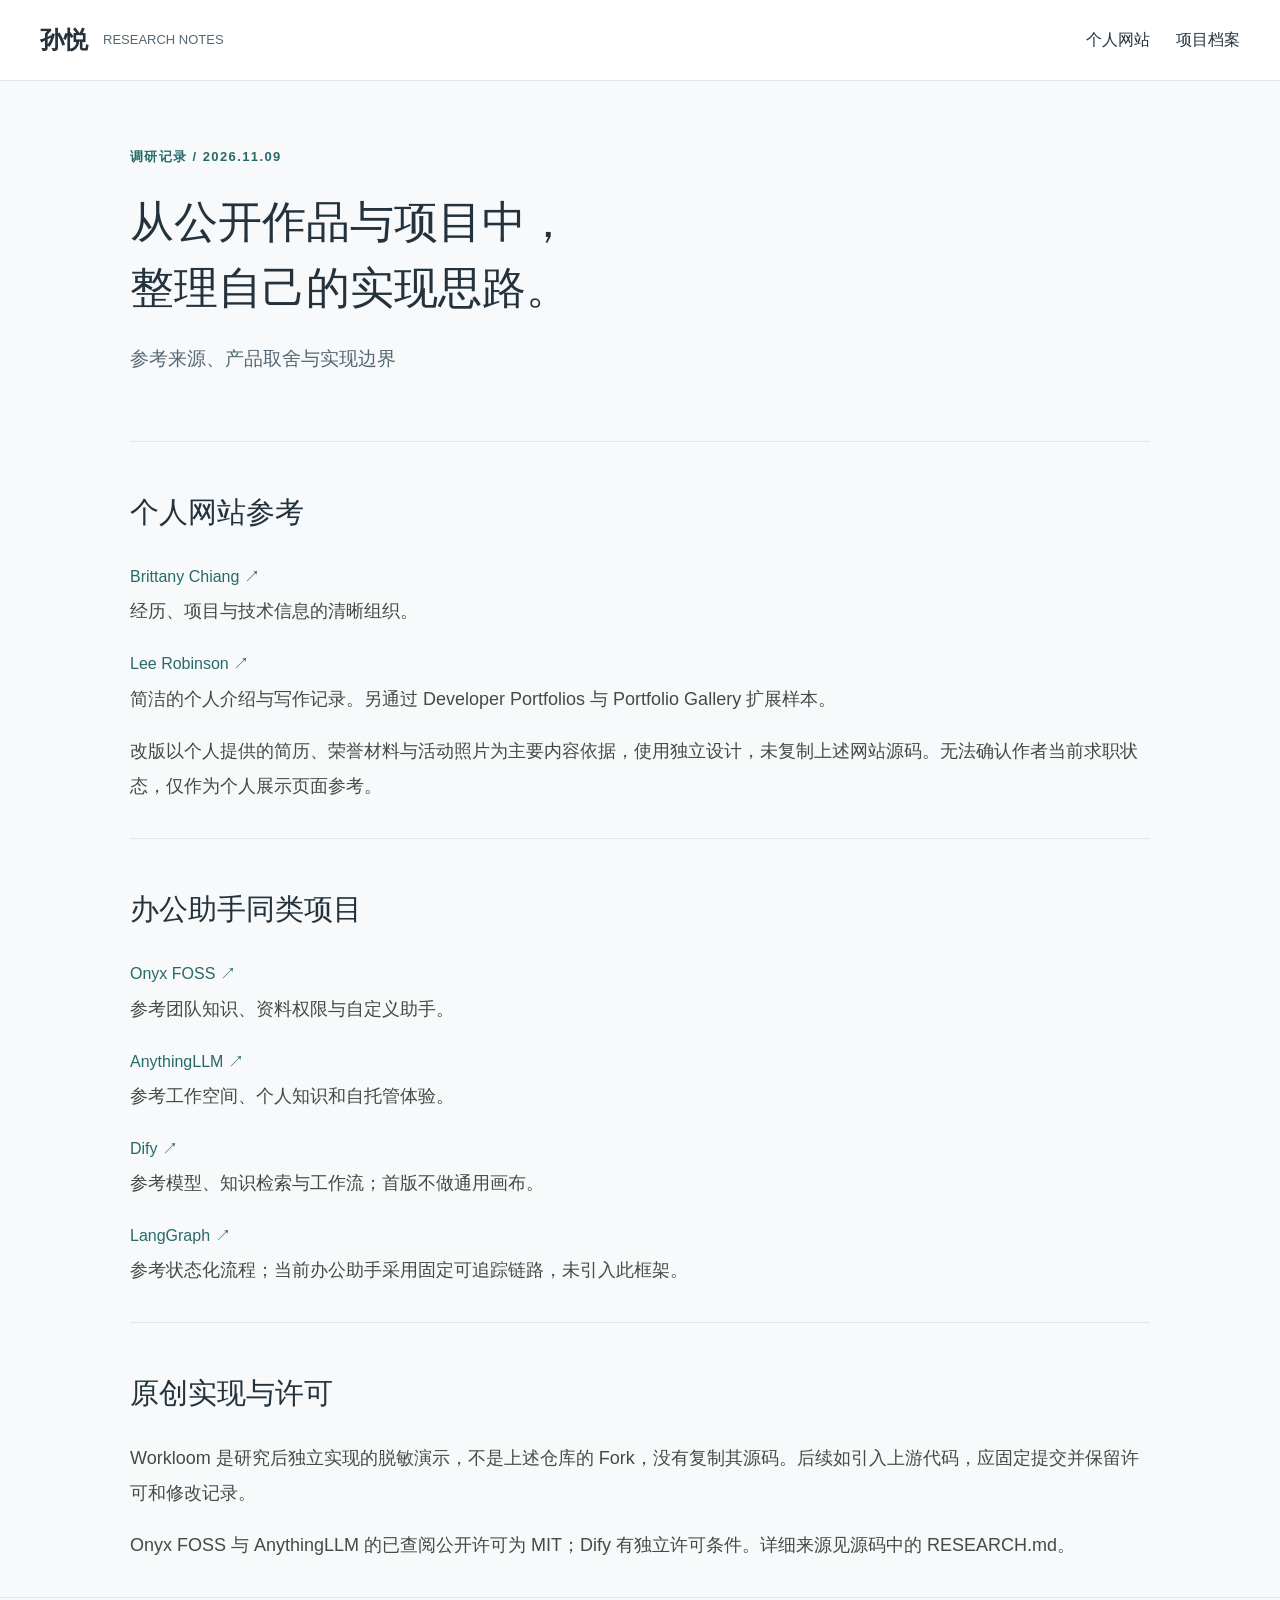
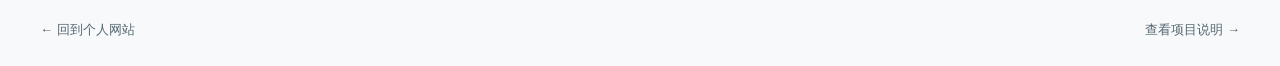
<file: research.html>
<!DOCTYPE html><html lang="zh-CN"><head><meta charset="utf-8"><meta name="viewport" content="width=device-width,initial-scale=1"><title>调研记录 / 孙悦</title><link rel="stylesheet" href="portfolio.css"><link rel="stylesheet" href="notes.css"></head><body><header class="masthead"><a class="wordmark" href="index.html">孙悦 <span>RESEARCH NOTES</span></a><nav><a href="index.html">个人网站</a><a href="case-study.html">项目档案</a></nav></header><main class="page-width notes-page"><section class="section"><p class="eyebrow">调研记录 / 2026.11.09</p><h1>从公开作品与项目中，<br>整理自己的实现思路。</h1><p class="notes-lead">参考来源、产品取舍与实现边界</p></section><section class="note-section"><h2>个人网站参考</h2><p><a class="inline-link" href="https://brittanychiang.com/">Brittany Chiang ↗</a><br>经历、项目与技术信息的清晰组织。</p><p><a class="inline-link" href="https://leerob.com/">Lee Robinson ↗</a><br>简洁的个人介绍与写作记录。另通过 Developer Portfolios 与 Portfolio Gallery 扩展样本。</p><p>改版以个人提供的简历、荣誉材料与活动照片为主要内容依据，使用独立设计，未复制上述网站源码。无法确认作者当前求职状态，仅作为个人展示页面参考。</p></section><section class="note-section"><h2>办公助手同类项目</h2><p><a class="inline-link" href="https://github.com/onyx-dot-app/onyx-foss">Onyx FOSS ↗</a><br>参考团队知识、资料权限与自定义助手。</p><p><a class="inline-link" href="https://github.com/Mintplex-Labs/anything-llm">AnythingLLM ↗</a><br>参考工作空间、个人知识和自托管体验。</p><p><a class="inline-link" href="https://github.com/langgenius/dify">Dify ↗</a><br>参考模型、知识检索与工作流；首版不做通用画布。</p><p><a class="inline-link" href="https://github.com/langchain-ai/langgraph">LangGraph ↗</a><br>参考状态化流程；当前办公助手采用固定可追踪链路，未引入此框架。</p></section><section class="note-section"><h2>原创实现与许可</h2><p>Workloom 是研究后独立实现的脱敏演示，不是上述仓库的 Fork，没有复制其源码。后续如引入上游代码，应固定提交并保留许可和修改记录。</p><p>Onyx FOSS 与 AnythingLLM 的已查阅公开许可为 MIT；Dify 有独立许可条件。详细来源见源码中的 RESEARCH.md。</p></section></main><footer class="page-width footer"><a href="index.html">← 回到个人网站</a><a href="case-study.html">查看项目说明 →</a></footer></body></html>
</file>
<file: portfolio.css>
:root{--paper:#f7f9fa;--ink:#23323c;--muted:#566873;--rule:#dfe7eb;--red:#276a69;--serif:'Segoe UI','Microsoft YaHei',sans-serif;--sans:'Segoe UI','Microsoft YaHei',sans-serif;--accent:#276a69}*{box-sizing:border-box}html{scroll-behavior:smooth;scroll-padding-top:100px}body{margin:0;background:var(--paper);color:var(--ink);font:18px/1.85 var(--sans);-webkit-font-smoothing:antialiased}a{color:inherit;text-decoration:none}a:hover{color:var(--accent)}button{font:inherit;cursor:pointer;color:inherit}a:focus-visible,button:focus-visible,summary:focus-visible{outline:3px solid #74aaa8;outline-offset:4px}h1,h2,h3,h4,p,figure{margin:0}img{max-width:100%;display:block}strong{font-weight:650;color:#243b43}.page-width{width:100%;max-width:1280px;padding-left:40px;padding-right:40px;margin:auto}.masthead{position:sticky;top:0;z-index:10;display:flex;align-items:center;gap:30px;justify-content:space-between;padding:18px max(32px,calc((100vw - 1200px)/2));border-bottom:1px solid var(--rule);background:#fffffffa;backdrop-filter:blur(14px)}.wordmark{font-size:24px;font-weight:700;display:flex;align-items:center;gap:15px;white-space:nowrap}.wordmark span{display:block;font-size:13px;font-weight:400;color:var(--muted)}.masthead nav{display:flex;gap:26px;font-size:16px}.masthead nav a{white-space:nowrap}.masthead nav a.active{color:var(--accent);font-weight:650}.contact-nav{font-size:15px;white-space:nowrap}.intro{display:grid;grid-template-columns:minmax(0,1fr) 290px;gap:80px;align-items:center;padding-top:66px;padding-bottom:68px}.eyebrow{font-size:13px;font-weight:600;letter-spacing:1.4px;color:var(--accent)}.intro h1{font-size:46px;line-height:1.35;letter-spacing:-1px;margin:16px 0 12px;font-weight:700}.intro-lead{font-size:24px;font-weight:500;margin-bottom:18px}.intro-bio{font-size:18px;color:var(--muted);max-width:760px;line-height:1.95}.directions{display:flex;gap:10px;flex-wrap:wrap;margin-top:24px}.directions span{background:#eaf2f1;color:#3b6361;font-size:15px;padding:5px 12px;border-radius:5px}.intro-links{display:flex;gap:25px;align-items:center;flex-wrap:wrap;margin-top:30px;font-size:16px}.primary-project-link{display:inline-flex;padding:11px 20px;border-radius:7px;background:var(--accent);color:white;font-size:16px;font-weight:550;align-items:center;justify-content:center}.primary-project-link:hover{color:white;background:#1e5756}.intro-photo{padding:8px;background:white;border:1px solid var(--rule);border-radius:12px;box-shadow:0 14px 30px #213d4810}.intro-photo img{width:100%;height:310px;object-fit:cover;object-position:50% 40%;border-radius:7px}.intro-photo figcaption{font-size:13px;color:var(--muted);text-align:center;padding:10px 0 3px}.section{padding-top:64px;padding-bottom:64px}.section-heading{display:flex;justify-content:space-between;gap:30px;align-items:flex-end;margin-bottom:30px}.section-heading h2,.research-section h2{font-size:32px;line-height:1.4;letter-spacing:-.5px;font-weight:650;margin-top:7px}.section-heading>p{font-size:16px;color:var(--muted);max-width:450px;text-align:right}.experience-cards{display:flex;flex-direction:column;gap:26px}.career-card{display:grid;grid-template-columns:185px minmax(0,1fr);gap:35px;padding:33px 35px;background:white;border:1px solid var(--rule);border-radius:12px;box-shadow:0 4px 16px #29415104}.career-date{border-right:1px solid var(--rule);padding-right:24px}.career-date time{font-size:15px;font-weight:600;color:#455f6b;display:block;white-space:nowrap}.career-date>span{font-size:18px;display:block;margin-top:19px;font-weight:650}.career-date>p{font-size:14px;line-height:1.9;color:var(--muted);margin-top:7px}.career-content h3{font-size:23px;line-height:1.6;font-weight:650}.position{font-size:17px;color:var(--accent);font-weight:550;margin-top:5px}.career-context{font-size:17px;color:#64747d;line-height:1.9;margin-top:14px;padding-bottom:19px;border-bottom:1px solid #edf1f3}.contribution-list{list-style:none;padding:0;margin:23px 0 0}.contribution-list li{font-size:18px;color:#4b5d67;line-height:1.95;margin-bottom:17px;padding-left:17px;position:relative}.contribution-list li:last-child{margin-bottom:0}.contribution-list li:before{content:'';position:absolute;left:0;top:15px;width:5px;height:5px;border-radius:50%;background:#7aa7a3}.contribution-list li>strong:first-child{color:#263f49}.career-delivery{display:flex;gap:17px;align-items:baseline;background:#f1f7f6;padding:13px 17px;border-radius:6px;margin-top:24px}.career-delivery>span{color:var(--accent);font-size:14px;font-weight:600;white-space:nowrap}.career-delivery p{font-size:16px;color:#48625f}.inline-link{display:inline-block;font-size:16px;color:var(--accent);margin-top:20px}.project-section{padding:64px 0;background:#edf3f4;border-top:1px solid #e2eaec;border-bottom:1px solid #e2eaec}.featured-project{background:white;border:1px solid #d9e4e6;border-radius:13px;display:grid;grid-template-columns:minmax(0,1.1fr) minmax(0,1fr);overflow:hidden;scroll-margin-top:110px}.featured-project-body{padding:32px}.project-index{font-size:14px;color:#5c7379;font-weight:500;line-height:1.8}.featured-project h3{font-size:29px;line-height:1.5;margin:10px 0 15px}.featured-project-body>p:not(.project-index){font-size:17px;line-height:1.95;color:var(--muted);margin-top:14px}.featured-project-body .project-intro{font-size:19px!important;color:#364d56!important;font-weight:500}.project-actions{display:flex;flex-wrap:wrap;align-items:center;gap:15px 22px;margin-top:23px;font-size:16px}.project-preview{display:flex;flex-direction:column;justify-content:center;padding:28px;background:#e9f0ef;min-width:0}.project-preview>a{display:block;box-shadow:0 12px 25px #23483c15;border:1px solid #dbe4e0;border-radius:8px;overflow:hidden}.project-preview img{width:100%;height:auto}.project-preview figcaption{text-align:center;color:#677b73;font-size:13px;margin-top:12px}.project-evolution{display:flex;gap:26px;align-items:baseline;grid-column:1/-1;border-top:1px solid var(--rule);padding:19px 32px;background:#fbfdfc}.project-evolution>span{white-space:nowrap;font-size:15px;font-weight:600;color:var(--accent)}.project-evolution p{font-size:16px;line-height:1.95;color:var(--muted)}.project-grid{display:grid;grid-template-columns:repeat(2,minmax(0,1fr));gap:24px;margin-top:26px}.portfolio-project{background:white;border:1px solid #dce6e8;border-radius:12px;overflow:hidden;min-width:0}.portfolio-project figure{position:relative;background:#dce7e7}.portfolio-project figure img{width:100%;height:240px;object-fit:cover;object-position:center 48%}.portfolio-project figcaption{position:absolute;bottom:12px;left:16px;background:#fffef3e8;color:#486164;font-size:13px;border-radius:4px;padding:4px 10px}.project-card-body{padding:27px}.project-card-body h3{font-size:23px;line-height:1.55;margin:9px 0 15px}.project-card-body>p:not(.project-index){font-size:17px;color:var(--muted);line-height:1.95}.project-details{margin-top:18px;border-top:1px solid var(--rule)}.project-details summary{cursor:pointer;display:flex;justify-content:space-between;font-size:16px;color:var(--accent);padding-top:14px;list-style:none}.project-details summary::-webkit-details-marker{display:none}.project-details[open] summary span{transform:rotate(45deg)}.project-details>div{font-size:17px;color:var(--muted);line-height:1.95;padding-top:13px}.workflow-cover{height:276px;padding:35px 25px;display:flex;flex-direction:column;justify-content:center;background:#e1ecee;color:#42636c}.workflow-title{font-size:20px;letter-spacing:1px;text-align:center;margin-bottom:24px;font-weight:550}.workflow-cover>div{display:flex;gap:10px;align-items:center;justify-content:center}.workflow-cover>div span{background:#ffffffc9;padding:12px 13px;border:1px solid #cadbdf;border-radius:7px;font-size:15px;white-space:nowrap}.workflow-cover>div b{font-size:17px;color:#89a3aa;font-weight:400}.workflow-cover>p{font-size:13px;text-align:center;color:#708e97;margin-top:19px;letter-spacing:2px}.data-project{grid-column:1/-1}.data-project .project-card-body{display:grid;grid-template-columns:1fr auto;gap:0 35px}.data-project .project-index,.data-project h3,.data-project .project-card-body>p{grid-column:1}.data-project .project-card-body>.text-button{grid-column:2;grid-row:2/5;align-self:center}.project-outcome{color:var(--accent)!important;font-weight:500;margin-top:13px}.text-button,.proof-button{background:none;border:0;padding:5px 0;color:var(--accent);font-size:15px}.text-button{border-bottom:1px solid #a8c1bd}.education-grid{display:grid;grid-template-columns:repeat(2,minmax(0,1fr));gap:24px}.education-card{background:white;border:1px solid var(--rule);border-radius:10px;padding:27px 30px;position:relative}.degree{font-size:14px;color:var(--accent);font-weight:600}.education-card h4{font-size:23px;margin:8px 0 2px;font-weight:600}.education-card>p:not(.course){font-size:17px;color:var(--muted)}.rank{display:inline-block;font-size:15px;color:#46706a;padding:5px 10px;background:#edf5f2;border-radius:4px;margin-top:15px}.course{font-size:16px;color:var(--muted);margin-top:18px;line-height:1.9}.education-note{font-size:15px;color:var(--muted);margin-top:20px}.honors-layout{display:grid;grid-template-columns:minmax(0,1fr) 285px;gap:34px}.award-list{background:white;border:1px solid var(--rule);border-radius:10px;padding:0 24px}.award-row{display:grid;grid-template-columns:75px minmax(0,1fr) 105px 52px;gap:15px;align-items:center;border-bottom:1px solid #e7edef;padding:21px 0}.award-row:last-child{border-bottom:0}.award-row>span{font-size:14px;color:#6c7f85}.award-row h3{font-size:17px;line-height:1.8;font-weight:550}.award-row p{font-size:14px;color:var(--muted);margin-top:3px}.award-row strong{font-size:16px;font-weight:600;color:#46736e;white-space:nowrap}.proof-button{font-size:14px;text-align:right;white-space:nowrap}.honor-aside figure{padding:8px;border:1px solid var(--rule);border-radius:9px;background:white}.honor-aside figcaption{font-size:13px;color:var(--muted);padding:9px 3px 2px}.honor-aside h3{font-size:19px;font-weight:600;margin:25px 0 12px}.other-honors{margin:0;padding:0;list-style:none;font-size:16px;color:var(--muted)}.other-honors li{padding:5px 0}.other-honors span{font-size:14px;color:#809193;margin-right:16px}.image-button{display:block;width:100%;padding:0;border:0;background:none;overflow:hidden;border-radius:5px}.image-button img{width:100%;height:auto;transition:transform .25s}.image-button:hover img{transform:scale(1.025)}.moments-section{padding:64px 0;background:#edf3f4;border-top:1px solid #e2eaec;border-bottom:1px solid #e2eaec}.photo-grid{display:grid;grid-template-columns:repeat(3,minmax(0,1fr));gap:23px}.photo-grid figure{border:1px solid #dce6e8;border-radius:10px;background:white;overflow:hidden}.photo-grid .image-button{border-radius:0}.photo-grid img{height:230px;object-fit:cover}.photo-grid figcaption{padding:18px 20px;font-size:17px;font-weight:550}.photo-grid figcaption>span{font-size:13px;color:#809593;margin-right:12px;font-weight:400}.photo-grid figcaption p{font-size:15px;font-weight:400;color:var(--muted);margin-top:5px}.service-note{display:flex;gap:22px;align-items:flex-start;padding:25px 28px;border:1px solid #dae6e5;background:#f8fbfa;border-radius:9px;margin-top:25px}.note-number{font-size:25px;color:#6a958e;line-height:1.4}.service-note h3{font-size:20px;font-weight:600;margin-bottom:7px}.service-note p{font-size:17px;color:var(--muted);line-height:1.95}.service-tags{display:none}.research-section{display:grid;grid-template-columns:240px minmax(0,1fr);gap:50px}.papers article{padding:0 0 23px;border-bottom:1px solid var(--rule)}.papers article+article{padding-top:23px}.paper-status{font-size:14px;color:var(--accent);background:#e9f2f0;padding:4px 9px;border-radius:4px}.papers h3{font-size:19px;line-height:1.65;margin:14px 0 10px;font-weight:550;overflow-wrap:anywhere}.papers p{font-size:16px;color:var(--muted);line-height:1.9}.contact-section{border-top:1px solid var(--rule);padding-top:40px;padding-bottom:45px;display:flex;justify-content:space-between;align-items:flex-end;gap:30px}.contact-section h2{font-size:30px;margin-top:8px;font-weight:600}.contact-section p:not(.eyebrow){font-size:17px;color:var(--muted);margin-top:12px}.email{font-size:23px;display:inline-block;color:var(--accent);margin-top:20px}.github-link{font-size:16px;white-space:nowrap}.footer{border-top:1px solid var(--rule);padding-top:20px;padding-bottom:24px;display:flex;justify-content:space-between;gap:25px;color:var(--muted);font-size:13px}.skip{position:fixed;top:-100px;left:20px;z-index:30;background:white;padding:10px}.skip:focus{top:10px}dialog{max-width:min(1000px,94vw);max-height:94vh;overflow:auto;background:white;border:1px solid #cbdcde;border-radius:10px;padding:50px 24px 20px;color:var(--ink)}dialog::backdrop{background:#1e303de0}dialog img{max-height:75vh;width:auto;object-fit:contain;margin:auto}dialog figcaption{font-size:15px;color:var(--muted);text-align:center;padding-top:14px}.dialog-close{position:absolute;right:20px;top:12px;border:0;background:none;font-size:16px}.row-links{display:flex;gap:25px;flex-wrap:wrap;align-items:center;margin-top:20px;font-size:17px}.project-index{letter-spacing:.4px}.iteration-log article{display:grid;grid-template-columns:160px 1fr;gap:25px;border-bottom:1px solid var(--rule);padding:20px 0}.iteration-log article>span{font-size:17px;color:var(--accent)}.iteration-log article p{font-size:18px;line-height:1.9;color:var(--muted)}.project-status{font-size:15px;color:var(--accent)}
@media(max-width:1100px){.masthead{padding:17px 28px;gap:20px}.wordmark span{display:none}.masthead nav{gap:20px;font-size:15px}.intro{gap:45px;grid-template-columns:1fr 250px}.intro h1{font-size:40px}.intro-photo img{height:290px}.career-card{grid-template-columns:155px minmax(0,1fr);padding:27px;gap:25px}.career-date{padding-right:19px}.honors-layout{grid-template-columns:1fr}.honor-aside{display:grid;grid-template-columns:285px 1fr;gap:0 30px;align-items:start}.honor-aside figure{grid-row:1/3}.honor-aside h3{margin-top:0}.featured-project{grid-template-columns:1.1fr .9fr}.project-preview{padding:20px}.workflow-cover>div{gap:7px}.workflow-cover>div span{padding:11px 9px;font-size:14px}.research-section{grid-template-columns:200px minmax(0,1fr);gap:35px}}
@media(max-width:760px){html{scroll-padding-top:125px}body{font-size:17px}.page-width{padding-left:21px;padding-right:21px}.masthead{padding:12px 21px;flex-wrap:wrap;gap:10px 18px}.wordmark{font-size:23px}.wordmark span{display:inline;font-size:12px}.contact-nav{font-size:14px;margin-left:auto}.masthead nav{width:100%;order:3;overflow-x:auto;gap:22px;font-size:15px;padding:6px 0 2px}.intro{padding-top:34px;padding-bottom:40px;grid-template-columns:1fr;gap:29px}.intro h1{font-size:36px;margin:13px 0 10px}.intro-lead{font-size:21px}.intro-bio{font-size:17px;line-height:1.95}.directions{gap:8px;margin-top:20px}.directions span{font-size:14px;padding:4px 9px}.intro-links{font-size:16px;gap:17px 22px;margin-top:24px}.intro-photo{max-width:100%;display:flex;gap:15px;align-items:center;padding:9px;box-shadow:none}.intro-photo img{width:108px;height:125px;object-position:center 39%}.intro-photo figcaption{text-align:left;font-size:14px;padding:0}.section,.project-section,.moments-section{padding-top:42px;padding-bottom:42px}.section-heading{display:block;margin-bottom:23px}.section-heading h2,.research-section h2{font-size:28px;margin-top:5px}.section-heading>p{font-size:16px;margin-top:10px;max-width:none;text-align:left}.eyebrow{font-size:12px}.career-card{display:block;padding:23px 21px}.career-date{border:0;border-bottom:1px solid var(--rule);padding:0 0 15px;margin-bottom:20px;display:flex;flex-wrap:wrap;gap:4px 15px;align-items:baseline}.career-date time{font-size:14px;width:100%}.career-date>span{font-size:16px;margin-top:3px}.career-date>p{font-size:13px;margin:0}.career-content h3{font-size:21px;line-height:1.65}.position{font-size:17px;margin-top:7px}.career-context{font-size:16px;line-height:1.95;padding-bottom:16px}.contribution-list{margin-top:19px}.contribution-list li{font-size:17px;line-height:1.95;margin-bottom:18px;padding-left:14px}.career-delivery{display:block;padding:13px 15px;margin-top:20px}.career-delivery>span{display:block;font-size:14px;margin-bottom:5px}.career-delivery p{font-size:16px}.inline-link{font-size:16px}.featured-project{grid-template-columns:1fr}.featured-project-body{padding:24px 22px}.featured-project h3{font-size:25px;line-height:1.6}.featured-project-body>p:not(.project-index){font-size:17px}.featured-project-body .project-intro{font-size:18px!important}.project-index{font-size:13px}.project-actions{font-size:16px;gap:16px 21px}.project-preview{padding:22px;min-width:0}.project-preview figcaption{font-size:13px}.project-evolution{display:block;padding:20px 22px}.project-evolution>span{display:block;margin-bottom:7px}.project-evolution p{font-size:16px}.project-grid{grid-template-columns:1fr;gap:20px;margin-top:20px}.project-card-body{padding:22px}.project-card-body h3{font-size:23px}.project-card-body>p:not(.project-index),.project-details>div{font-size:17px}.portfolio-project figure img{height:235px}.workflow-cover{height:235px;padding:25px 15px}.workflow-cover>div span{padding:11px 10px;font-size:14px}.workflow-title{font-size:19px}.workflow-cover>div{gap:7px}.workflow-cover>div b{font-size:14px}.data-project{grid-column:auto}.data-project .project-card-body{display:block}.data-project .text-button{margin-top:18px}.education-grid{grid-template-columns:1fr;gap:18px}.education-card{padding:24px}.education-card h4{font-size:23px}.education-card .course{font-size:16px}.honors-layout{display:block}.award-list{padding:0 19px}.award-row{grid-template-columns:65px minmax(0,1fr) 45px;gap:7px 10px;padding:19px 0}.award-row>span:first-child{grid-column:1;grid-row:1;align-self:start;font-size:13px;padding-top:2px}.award-row>div{grid-column:2;grid-row:1}.award-row h3{font-size:16px}.award-row p{font-size:13px}.award-row strong{grid-column:2;grid-row:2;font-size:16px}.award-row>.proof-button{grid-column:3;grid-row:1;font-size:13px}.honor-aside{display:block;margin-top:24px}.honor-aside figure{max-width:100%}.honor-aside h3{margin-top:24px;font-size:20px}.other-honors{font-size:17px;display:grid;grid-template-columns:1fr;gap:2px}.other-honors span{font-size:14px}.photo-grid{grid-template-columns:1fr;gap:20px}.photo-grid img{height:250px}.photo-grid figcaption{font-size:18px;padding:17px 20px}.photo-grid figcaption p{font-size:16px}.service-note{padding:21px 19px;gap:12px}.service-note h3{font-size:20px}.service-note p{font-size:17px}.research-section{display:block}.papers{margin-top:25px}.papers h3{font-size:19px}.papers p{font-size:17px}.contact-section{display:block;padding-top:34px;padding-bottom:36px}.contact-section h2{font-size:27px}.contact-section p:not(.eyebrow){font-size:17px}.email{font-size:21px;overflow-wrap:anywhere}.github-link{display:block;margin-top:20px;font-size:16px}.footer{flex-wrap:wrap;font-size:13px;gap:12px}.footer>span:nth-child(2){order:3;width:100%}dialog{padding:47px 15px 17px}dialog figcaption{font-size:14px}.row-links{font-size:16px;gap:20px}.iteration-log article{display:block;padding:18px 0}.iteration-log article>span{display:block;margin-bottom:10px}.iteration-log article p{font-size:17px}}
@media(min-width:361px) and (max-width:760px){.masthead nav{gap:14px;font-size:14px;justify-content:space-between}}
.intro-qualifications{display:flex;flex-wrap:wrap;gap:12px;margin:18px 0 23px}.intro-qualifications>div{display:flex;align-items:center;gap:12px;background:white;border:1px solid #d7e4e3;border-left:3px solid #43827b;border-radius:7px;padding:11px 16px}.intro-qualifications>div>span{font-size:13px;color:#637974}.intro-qualifications strong{font-size:19px;line-height:1.5;color:#2d5450}.intro-qualifications small{font-size:13px;font-weight:500;margin-left:5px;color:#64847f}.award-row{grid-template-columns:75px minmax(0,1fr) 110px}.project-grid{grid-template-columns:1fr}.portfolio-project:not(.data-project){display:grid;grid-template-columns:310px minmax(0,1fr);align-items:start}.portfolio-project>figure{margin:25px 0 25px 25px;overflow:hidden;border-radius:7px}.portfolio-project>figure img{height:250px;object-fit:cover}.portfolio-project>.workflow-cover{height:auto;min-height:270px;margin:25px 0 25px 25px;border-radius:7px;padding:25px 14px}.portfolio-project .workflow-cover>div{flex-direction:column;gap:6px}.portfolio-project .workflow-cover>div b{transform:rotate(90deg);line-height:1}.portfolio-project .workflow-cover>div span{padding:7px 22px;font-size:14px}.portfolio-project .workflow-cover>p{font-size:12px;letter-spacing:0}.project-contributions{font-size:17px;color:var(--muted);line-height:1.95;margin-top:17px;padding-top:17px;border-top:1px solid var(--rule)}.project-contributions p+p{margin-top:13px}.project-work-list{list-style:none;margin:18px 0 0;padding:0}.project-work-list li{font-size:17px;color:var(--muted);line-height:1.95;margin:0 0 13px}.project-work-list li:last-child{margin-bottom:0}.featured-contributions{grid-column:1/-1;padding:23px 32px;border-top:1px solid var(--rule)}.featured-contributions h4{font-size:19px;font-weight:600}.featured-contributions .project-work-list{display:grid;grid-template-columns:repeat(3,minmax(0,1fr));gap:25px;margin-top:14px}.featured-contributions .project-work-list li{margin:0;font-size:16px}.featured-contributions .project-work-list strong{display:block;margin-bottom:5px}.data-project .project-card-body{display:block}.project-card-body .row-links:empty{display:none}
@media(max-width:1050px){.portfolio-project:not(.data-project){grid-template-columns:245px minmax(0,1fr)}.portfolio-project>.workflow-cover,.portfolio-project>figure{margin-left:20px}.featured-contributions .project-work-list{grid-template-columns:1fr;gap:12px}.featured-contributions .project-work-list strong{display:inline}}
@media(max-width:760px){.intro-qualifications{gap:10px;margin:16px 0 20px}.intro-qualifications>div{padding:10px 12px;gap:9px}.intro-qualifications strong{font-size:18px}.intro-qualifications>div>span{font-size:12px}.intro-qualifications small{font-size:12px}.award-row{grid-template-columns:62px minmax(0,1fr)}.award-row strong{grid-column:2;grid-row:2}.portfolio-project:not(.data-project){display:block}.portfolio-project>figure{margin:0;border-radius:0}.portfolio-project>figure img{height:235px}.portfolio-project>.workflow-cover{margin:0;border-radius:0;height:215px;min-height:0}.portfolio-project .workflow-cover>div{flex-direction:row;gap:7px}.portfolio-project .workflow-cover>div b{transform:none}.portfolio-project .workflow-cover>div span{padding:10px 9px;font-size:14px}.portfolio-project .workflow-cover>p{font-size:13px}.project-contributions,.project-work-list li{font-size:17px}.featured-contributions{padding:20px 22px}.featured-contributions .project-work-list{display:block}.featured-contributions .project-work-list li{font-size:17px;margin-bottom:13px}.featured-contributions .project-work-list li:last-child{margin-bottom:0}}
@media(prefers-reduced-motion:reduce){html{scroll-behavior:auto}*{transition:none!important}}
</file>
<file: notes.css>
.notes-page{max-width:1000px}.notes-page h1{font-family:var(--serif);font-size:44px;line-height:1.5;font-weight:500;margin-top:20px}.notes-lead{font-size:13px;color:var(--muted);margin-top:20px}.note-section{padding:34px 0;border-top:1px solid var(--rule)}.note-section h2{font-family:var(--serif);font-size:24px;font-weight:500;margin:10px 0 20px}.note-section p,.note-section li{font-size:13px;line-height:2.1;color:#727064}.note-section p+p{margin-top:17px}.note-section ul,.note-section ol{padding-left:20px}.flow-note{padding:20px;border-left:2px solid #b28a69;background:#eae6dd}.note-section .inline-link{margin-top:0}@media(max-width:760px){.notes-page h1{font-size:29px}.note-section h2{font-size:22px}.note-section p,.note-section li{font-size:12px}}

.notes-lead{font-size:19px}.note-section p,.note-section li{font-size:18px;line-height:1.95;color:#444b45}.note-section h2{font-size:29px}.notes-page{max-width:1100px}@media(max-width:760px){.note-section p,.note-section li{font-size:17px}.notes-page h1{font-size:32px}.note-section h2{font-size:27px}}
</file>
